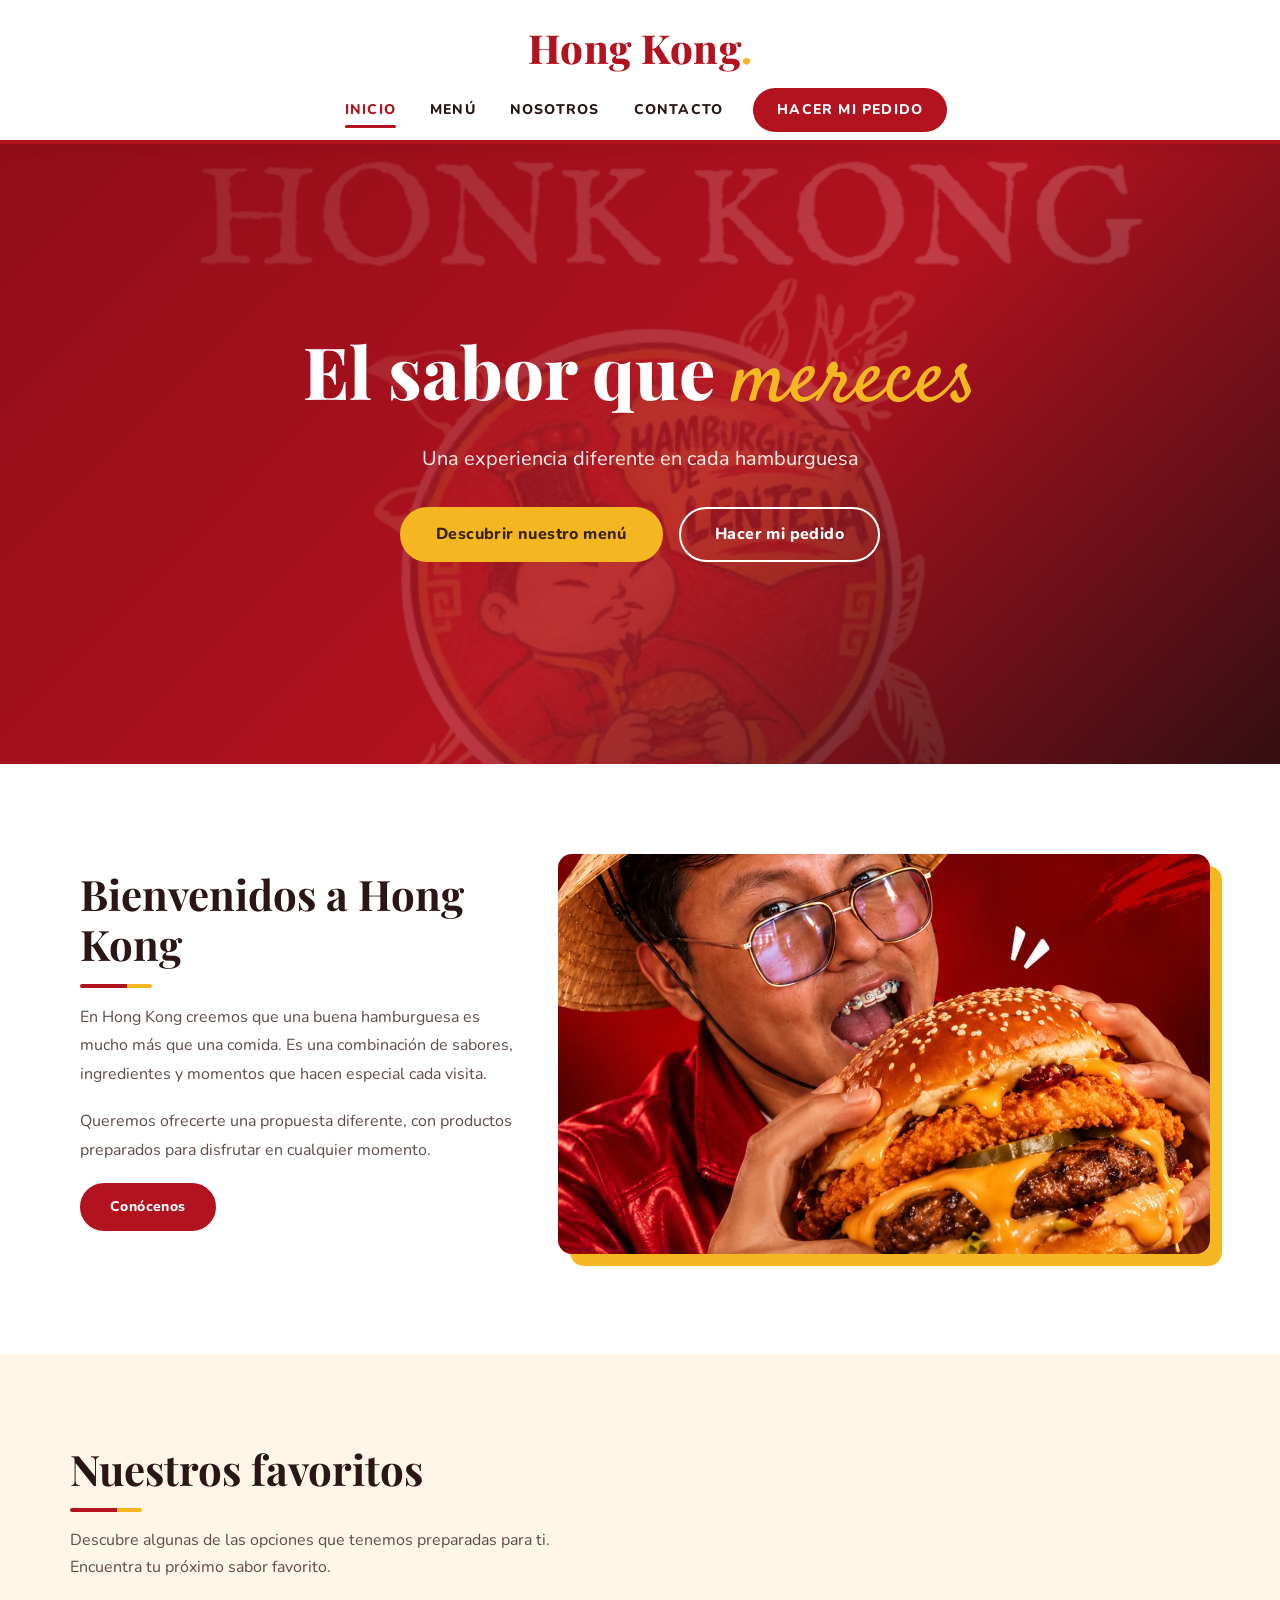
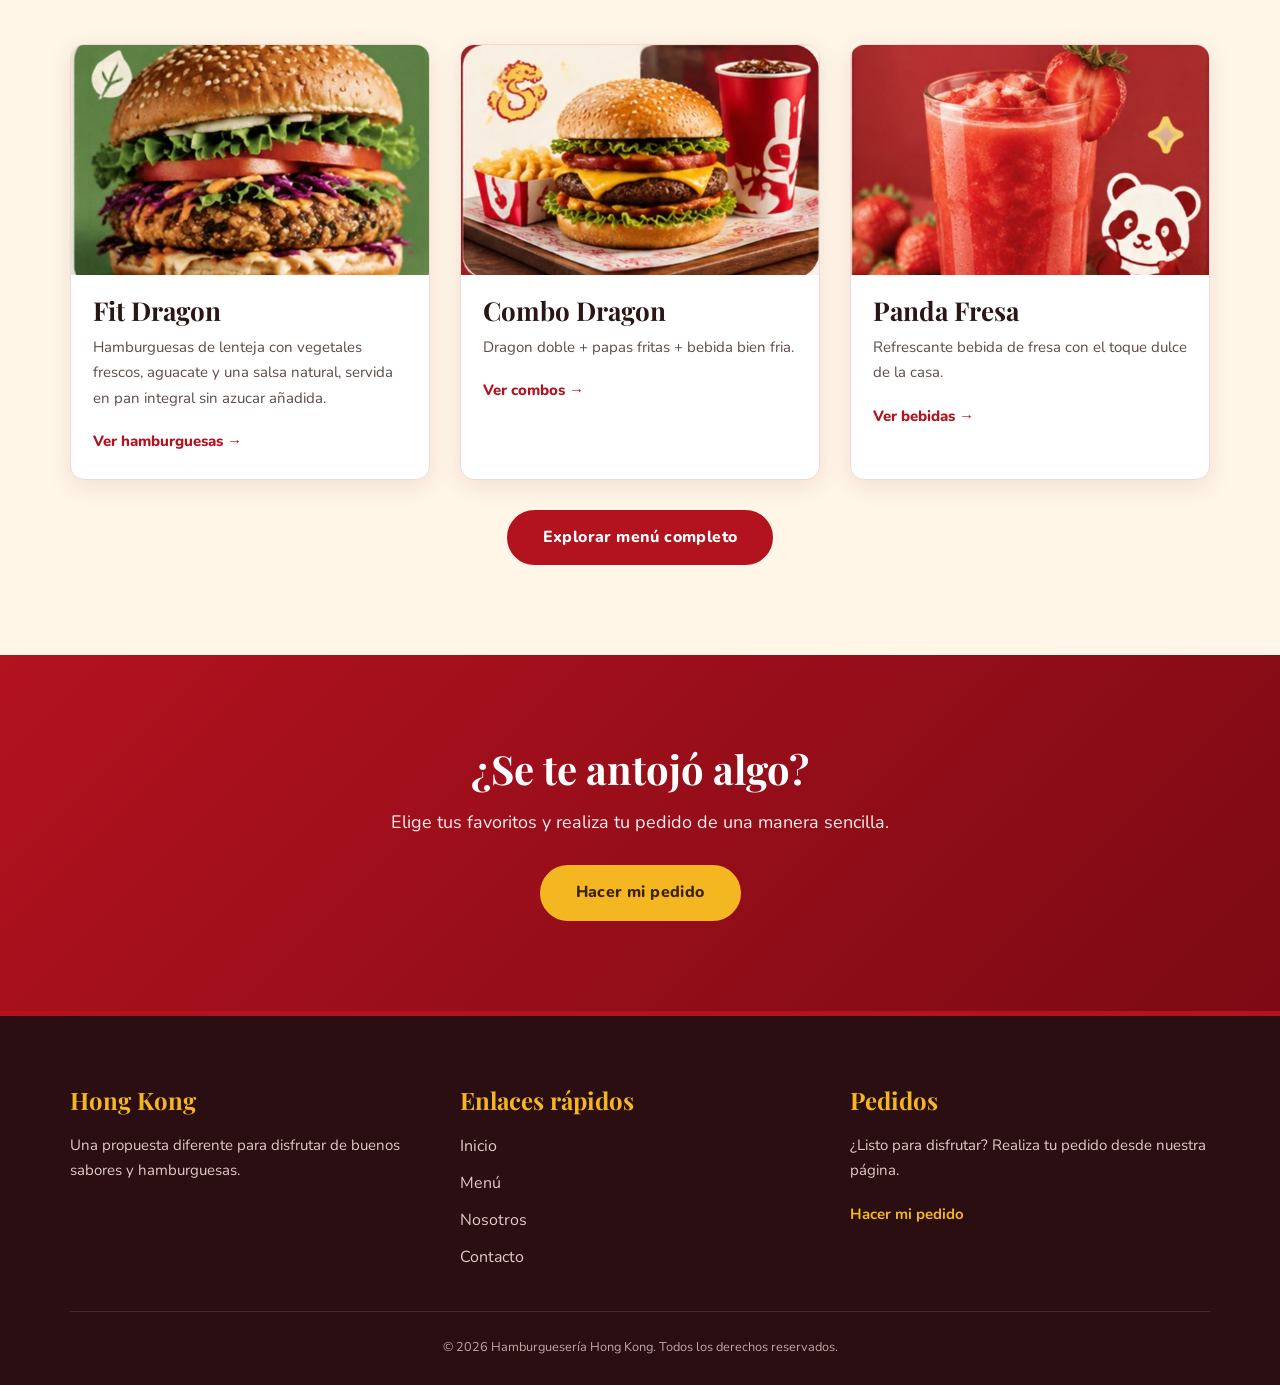
<file: index.html>
<!DOCTYPE html>
<html lang="es">
<head>
    <meta charset="UTF-8">
    <meta name="viewport" content="width=device-width, initial-scale=1.0">
    <title>Hong Kong | Hamburguesería</title>
    <meta name="description" content="Hamburguesería Hong Kong: una experiencia diferente en cada hamburguesa. Mira el menú y haz tu pedido.">

    <link rel="icon" href="assets/img/banners/logo-hong-kong.jpeg">
    <script>document.documentElement.classList.add("js");</script>
    <link rel="stylesheet" href="https://cdn.jsdelivr.net/npm/bootstrap@3.4.1/dist/css/bootstrap.min.css">
    <link rel="preconnect" href="https://fonts.googleapis.com">
    <link rel="preconnect" href="https://fonts.gstatic.com" crossorigin>
    <link href="https://fonts.googleapis.com/css2?family=Nunito:wght@400;600;700;800&family=Playfair+Display:wght@600;700;800&family=Satisfy&display=swap" rel="stylesheet">

    <!-- 3) Nuestros estilos (el orden importa) -->
    <link rel="stylesheet" href="css/variables.css">
    <link rel="stylesheet" href="css/style.css">
    <link rel="stylesheet" href="css/pages/index.css">
    <link rel="stylesheet" href="css/responsive.css">
</head>

<body>

    <div id="page">

        <nav class="fh5co-nav" role="navigation">
            <div class="container">
                <div class="row">

                    <div class="col-xs-12 text-center">
                        <div id="fh5co-logo">
                            <a href="index.html">Hong Kong<span>.</span></a>
                        </div>
                    </div>

                    <div class="col-xs-12 text-center menu-1">
                        <ul>
                            <li class="active"><a href="index.html" aria-current="page">Inicio</a></li>
                            <li><a href="menu.html">Menú</a></li>
                            <li><a href="nosotros.html">Nosotros</a></li>
                            <li><a href="contacto.html">Contacto</a></li>
                            <li class="btn-cta">
                                <a href="pedidos.html">Hacer mi pedido</a>
                            </li>
                        </ul>
                    </div>

                </div>
            </div>
        </nav>

        <header id="fh5co-header" class="fh5co-cover" role="banner">

            <div class="overlay"></div>

            <div class="container">
                <div class="row">
                    <div class="col-md-12 animate-box" data-animate-effect="fadeIn">

                        <h1>El sabor que <em>mereces</em></h1>

                        <h2>Una experiencia diferente en cada hamburguesa</h2>

                        <p class="hero-botones">
                            <a href="menu.html" class="btn btn-acento btn-lg">Descubrir nuestro menú</a>
                            <a href="pedidos.html" class="btn btn-outline btn-lg">Hacer mi pedido</a>
                        </p>

                    </div>
                </div>
            </div>

        </header>

        <section id="fh5co-about" class="fh5co-section">
            <div class="container">
                <div class="row">

                    <div class="col-md-5 animate-box">
                        <div class="fh5co-text">
                            <h2>Bienvenidos a Hong Kong</h2>

                            <p>
                                En Hong Kong creemos que una buena hamburguesa es mucho más que una comida.
                                Es una combinación de sabores, ingredientes y momentos que hacen especial
                                cada visita.
                            </p>

                            <p>
                                Queremos ofrecerte una propuesta diferente, con productos preparados
                                para disfrutar en cualquier momento.
                            </p>

                            <p><a href="nosotros.html" class="btn btn-primary">Conócenos</a></p>
                        </div>
                    </div>

                    <div class="col-md-7 animate-box">
                        <div class="img-frame">
                            <img src="assets/img/nosotros/inicio.jpeg" alt="Preparación de hamburguesas Hong Kong" loading="lazy">
                        </div>
                    </div>

                </div>
            </div>
        </section>

        <section id="fh5co-featured-menu" class="fh5co-section fh5co-section-alt">
            <div class="container">

                <div class="row">
                    <div class="col-md-12 fh5co-heading animate-box">
                        <h2>Nuestros favoritos</h2>
                        <p>Descubre algunas de las opciones que tenemos preparadas para ti. Encuentra tu próximo sabor favorito.</p>
                    </div>
                </div>

                <div class="row row-productos">

                    <div class="col-md-4 col-sm-6 animate-box">
                        <article class="fh5co-item">
                            <div class="fh5co-item-img">
                                <img src="assets/img/productos/hamburguesas/budaburger.png" alt="Hamburguesa destacada" loading="lazy">
                            </div>
                            <div class="fh5co-item-body">
                                <h3>Fit Dragon</h3>
                                <p>Hamburguesas de lenteja con vegetales frescos, aguacate y una salsa natural, servida en pan integral sin azucar añadida.</p>
                                <p><a href="menu.html#hamburguesas" class="fh5co-item-link">Ver hamburguesas</a></p>
                            </div>
                        </article>
                    </div>


                    <div class="col-md-4 col-sm-6 animate-box">
                        <article class="fh5co-item">
                            <div class="fh5co-item-img">
                                <img src="assets/img/productos/combos/combodragon.png" alt="Combo de hamburguesa" loading="lazy">
                            </div>
                            <div class="fh5co-item-body">
                                <h3>Combo Dragon</h3>
                                <p>Dragon doble + papas fritas + bebida bien fria.</p>
                                <p><a href="menu.html#combos" class="fh5co-item-link">Ver combos</a></p>
                            </div>
                        </article>
                    </div>


                    <div class="col-md-4 col-sm-6 animate-box">
                        <article class="fh5co-item">
                            <div class="fh5co-item-img">
                                <img src="assets/img/productos/bebidas/pandafresa.png" alt="Bebida" loading="lazy">
                            </div>
                            <div class="fh5co-item-body">
                                <h3>Panda Fresa</h3>
                                <p>Refrescante bebida de fresa con el toque dulce de la casa.</p>
                                <p><a href="menu.html#bebidas" class="fh5co-item-link">Ver bebidas</a></p>
                            </div>
                        </article>
                    </div>

                </div>

                <div class="row text-center">
                    <div class="col-md-12">
                        <a href="menu.html" class="btn btn-primary btn-lg">Explorar menú completo</a>
                    </div>
                </div>

            </div>
        </section>

        <section class="fh5co-section fh5co-cta">
            <div class="container">
                <div class="row">
                    <div class="col-md-12 animate-box">

                        <h2>¿Se te antojó algo?</h2>

                        <p>Elige tus favoritos y realiza tu pedido de una manera sencilla.</p>

                        <a href="pedidos.html" class="btn btn-acento btn-lg">Hacer mi pedido</a>

                    </div>
                </div>
            </div>
        </section>

        <footer id="fh5co-footer" role="contentinfo">
            <div class="container">

                <div class="row">

                    <div class="col-md-4 fh5co-widget">
                        <h4>Hong Kong</h4>
                        <p>Una propuesta diferente para disfrutar de buenos sabores y hamburguesas.</p>
                    </div>

                    <div class="col-md-4 fh5co-widget">
                        <h4>Enlaces rápidos</h4>
                        <ul class="fh5co-footer-links">
                            <li><a href="index.html">Inicio</a></li>
                            <li><a href="menu.html">Menú</a></li>
                            <li><a href="nosotros.html">Nosotros</a></li>
                            <li><a href="contacto.html">Contacto</a></li>
                        </ul>
                    </div>

                    <div class="col-md-4 fh5co-widget">
                        <h4>Pedidos</h4>
                        <p>¿Listo para disfrutar? Realiza tu pedido desde nuestra página.</p>
                        <p><a href="pedidos.html">Hacer mi pedido</a></p>
                    </div>

                </div>

                <div class="footer-copy">
                    <p>
                        <small>&copy; <span data-year>2026</span> Hamburguesería Hong Kong. Todos los derechos reservados.</small>
                    </p>
                </div>

            </div>
        </footer>

    </div>

    <div class="gototop">
        <a href="#page" aria-label="Volver arriba">
            <svg viewBox="0 0 24 24" aria-hidden="true"><path d="M12 19V5M5 12l7-7 7 7"/></svg>
        </a>
    </div>

    <script src="js/main.js"></script>

</body>
</html>
</file>
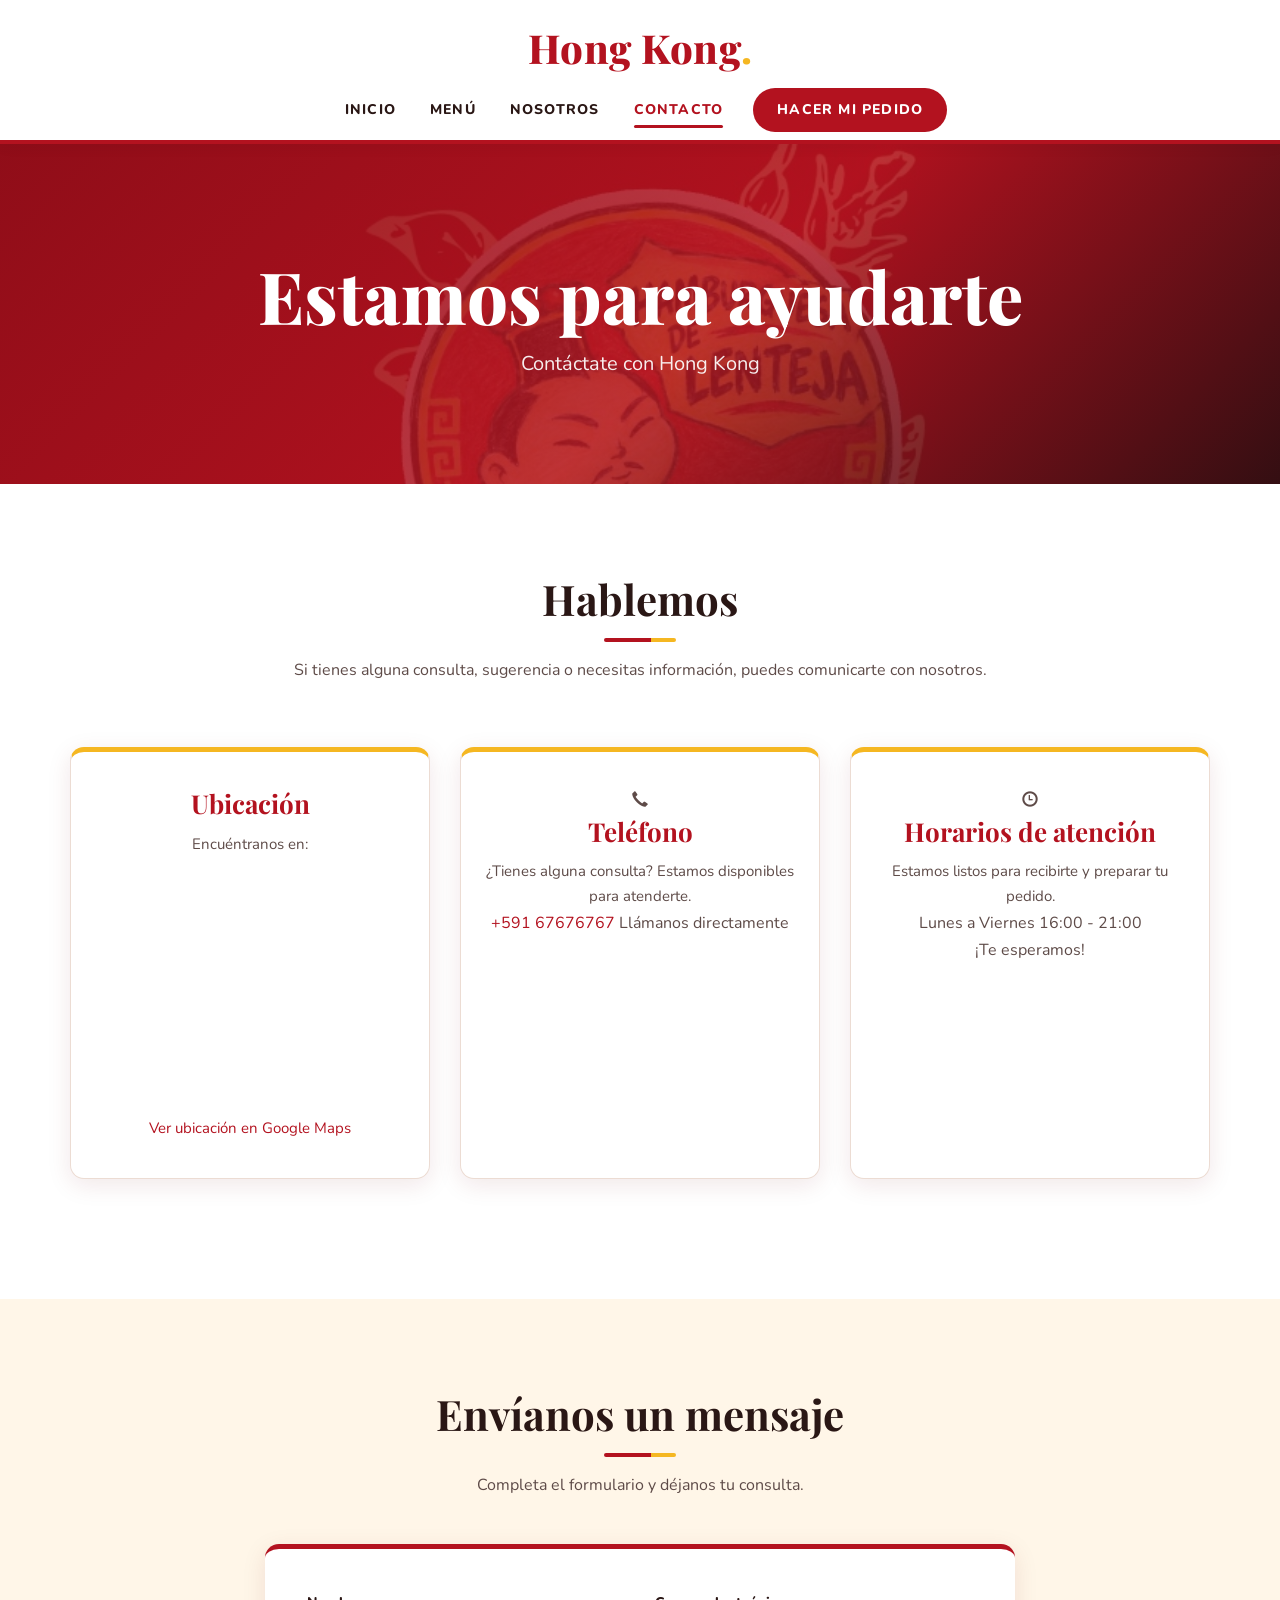
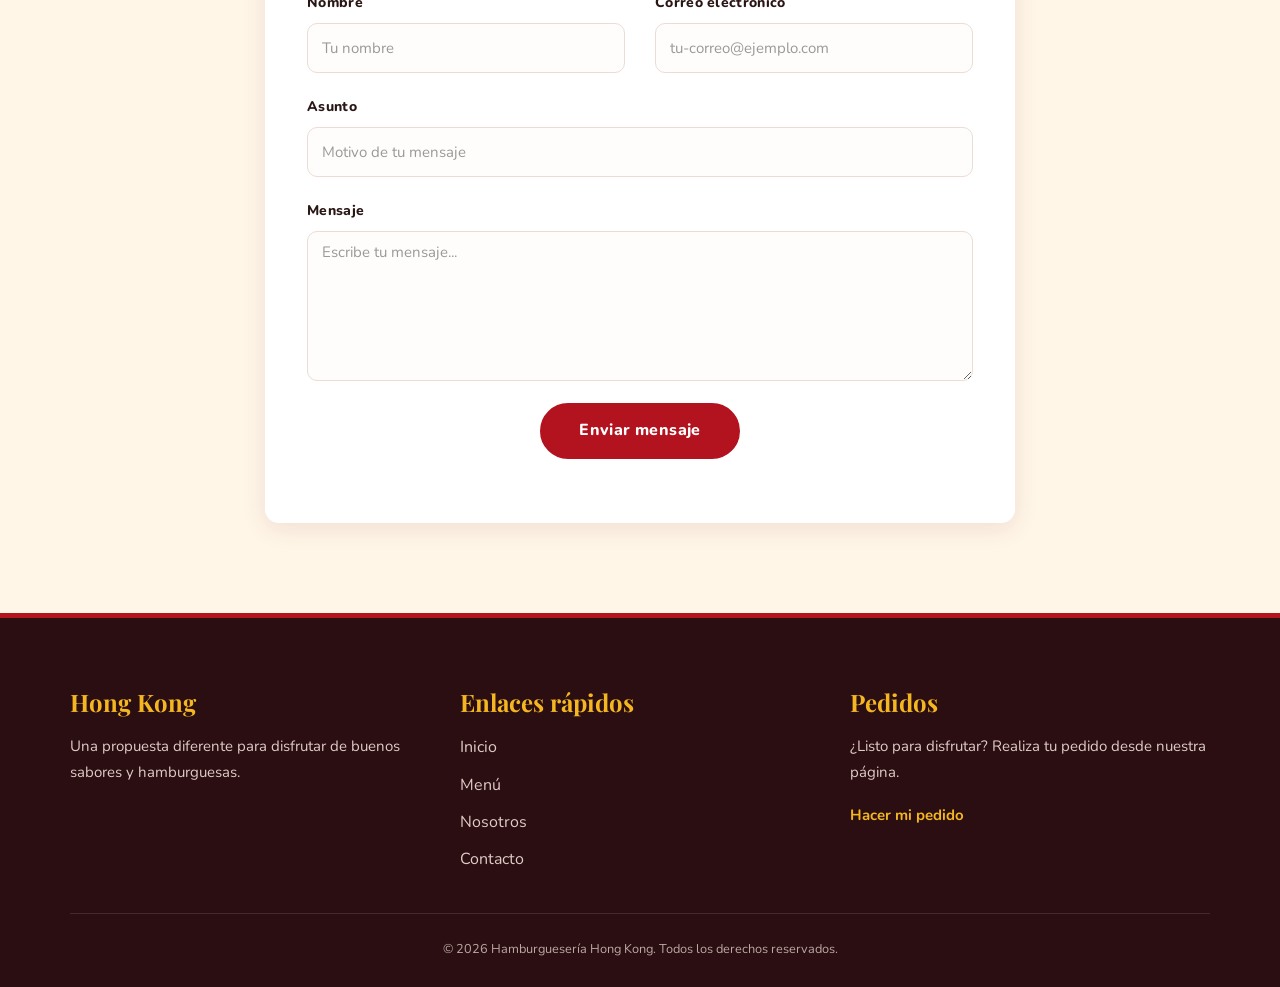
<file: contacto.html>
<!DOCTYPE html>
<html lang="es">
<head>
    <meta charset="UTF-8">
    <meta name="viewport" content="width=device-width, initial-scale=1.0">
    <title>Contacto | Hong Kong</title>
    <meta name="description" content="Contacta a Hong Kong: ubicación, teléfono, horarios y formulario de mensaje.">

    <link rel="icon" href="assets/img/banners/logo-hong-kong.jpeg">
    <script>document.documentElement.classList.add("js");</script>
    <link rel="stylesheet" href="https://cdn.jsdelivr.net/npm/bootstrap@3.4.1/dist/css/bootstrap.min.css">
    <link rel="preconnect" href="https://fonts.googleapis.com">
    <link rel="preconnect" href="https://fonts.gstatic.com" crossorigin>
    <link href="https://fonts.googleapis.com/css2?family=Nunito:wght@400;600;700;800&family=Playfair+Display:wght@600;700;800&family=Satisfy&display=swap" rel="stylesheet">
    <link rel="stylesheet" href="css/variables.css">
    <link rel="stylesheet" href="css/style.css">
    <link rel="stylesheet" href="css/pages/contacto.css">
    <link rel="stylesheet" href="css/responsive.css">
</head>

<body>

    <div id="page">

        <nav class="fh5co-nav" role="navigation">
            <div class="container">
                <div class="row">

                    <div class="col-xs-12 text-center">
                        <div id="fh5co-logo">
                            <a href="index.html">Hong Kong<span>.</span></a>
                        </div>
                    </div>

                    <div class="col-xs-12 text-center menu-1">
                        <ul>
                            <li><a href="index.html">Inicio</a></li>
                            <li><a href="menu.html">Menú</a></li>
                            <li><a href="nosotros.html">Nosotros</a></li>
                            <li class="active"><a href="contacto.html" aria-current="page">Contacto</a></li>
                            <li class="btn-cta">
                                <a href="pedidos.html">Hacer mi pedido</a>
                            </li>
                        </ul>
                    </div>

                </div>
            </div>
        </nav>

        <header id="fh5co-header" class="fh5co-cover fh5co-cover-sm" role="banner">

            <div class="overlay"></div>

            <div class="container">
                <div class="row">
                    <div class="col-md-12 animate-box" data-animate-effect="fadeIn">

                        <h1>Estamos para ayudarte</h1>

                        <h2>Contáctate con Hong Kong</h2>

                    </div>
                </div>
            </div>

        </header>

        <section class="fh5co-section">
            <div class="container">

                <div class="row">
                    <div class="col-md-8 col-md-offset-2 text-center fh5co-heading animate-box">
                        <h2>Hablemos</h2>
                        <p>Si tienes alguna consulta, sugerencia o necesitas información, puedes comunicarte con nosotros.</p>
                    </div>
                </div>

                <!-- ✏️ COMPLETAR: dirección, teléfono y horarios (reemplaza el texto marcado en amarillo) -->
                <div class="row row-productos">

                    <div class="col-md-4 animate-box">
                        <div class="fh5co-item info-card">
                            <h3>Ubicación</h3>

                            <p>Encuéntranos en:</p>

                            <div class="mapa-contacto">
                                <iframe
                                    src="https://www.google.com/maps?q=-19.037667,-65.258888&output=embed"
                                    width="100%"
                                    height="250"
                                    style="border:0;"
                                    allowfullscreen=""
                                    loading="lazy"
                                    referrerpolicy="no-referrer-when-downgrade"
                                    title="Ubicación de Hamburguesería Hong Kong">
                                </iframe>
                            </div>

                            <p class="ver-mapa">
                                <a href="https://maps.app.goo.gl/2ktyJty7esUwVZgo7" target="_blank" rel="noopener noreferrer">
                                    Ver ubicación en Google Maps
                                </a>
                            </p>
                        </div>
                    </div>


                    <div class="col-md-4 animate-box">
                        <div class="fh5co-item info-card">
                            <div class="info-icon">
                                <span class="glyphicon glyphicon-earphone"></span>
                            </div>

                            <h3>Teléfono</h3>
                            <p>¿Tienes alguna consulta? Estamos disponibles para atenderte.</p>

                            <a href="tel:+59167676767" class="info-link">
                                +591 67676767
                            </a>

                            <span class="info-detail">Llámanos directamente</span>
                        </div>
                    </div>


                    <div class="col-md-4 animate-box">
                        <div class="fh5co-item info-card">
                            <div class="info-icon">
                                <span class="glyphicon glyphicon-time"></span>
                            </div>

                            <h3>Horarios de atención</h3>
                            <p>Estamos listos para recibirte y preparar tu pedido.</p>

                            <div class="horario-info">
                                <span class="horario-dias">Lunes a Viernes</span>
                                <span class="horario-horas">16:00 - 21:00</span>
                            </div>

                            <span class="info-detail">¡Te esperamos!</span>
                        </div>
                    </div>

                </div>

            </div>
        </section>

        <section class="fh5co-section fh5co-section-alt">
            <div class="container">
                <div class="row">
                    <div class="col-md-8 col-md-offset-2 animate-box">

                        <div class="text-center fh5co-heading">
                            <h2>Envíanos un mensaje</h2>
                            <p>Completa el formulario y déjanos tu consulta.</p>
                        </div>

                        <form id="contacto-form" class="form-card" novalidate>

                            <div class="form-feedback" role="alert" aria-live="polite"></div>

                            <div class="row form-group">

                                <div class="col-md-6">
                                    <label for="nombre">Nombre</label>
                                    <input type="text" id="nombre" name="nombre" class="form-control"
                                        placeholder="Tu nombre" autocomplete="name" required>
                                </div>

                                <div class="col-md-6">
                                    <label for="correo">Correo electrónico</label>
                                    <input type="email" id="correo" name="correo" class="form-control"
                                        placeholder="tu-correo@ejemplo.com" autocomplete="email" required>
                                </div>

                            </div>

                            <div class="row form-group">

                                <div class="col-md-12">
                                    <label for="asunto">Asunto</label>
                                    <input type="text" id="asunto" name="asunto" class="form-control"
                                        placeholder="Motivo de tu mensaje" required>
                                </div>

                            </div>

                            <div class="row form-group">

                                <div class="col-md-12">
                                    <label for="mensaje">Mensaje</label>
                                    <textarea id="mensaje" name="mensaje" class="form-control" rows="6"
                                        placeholder="Escribe tu mensaje..." required></textarea>
                                </div>

                            </div>

                            <div class="form-group text-center">
                                <button type="submit" class="btn btn-primary btn-lg">Enviar mensaje</button>
                            </div>

                        </form>

                    </div>
                </div>
            </div>
        </section>

        <footer id="fh5co-footer" role="contentinfo">
            <div class="container">

                <div class="row">

                    <div class="col-md-4 fh5co-widget">
                        <h4>Hong Kong</h4>
                        <p>Una propuesta diferente para disfrutar de buenos sabores y hamburguesas.</p>
                    </div>

                    <div class="col-md-4 fh5co-widget">
                        <h4>Enlaces rápidos</h4>
                        <ul class="fh5co-footer-links">
                            <li><a href="index.html">Inicio</a></li>
                            <li><a href="menu.html">Menú</a></li>
                            <li><a href="nosotros.html">Nosotros</a></li>
                            <li><a href="contacto.html">Contacto</a></li>
                        </ul>
                    </div>

                    <div class="col-md-4 fh5co-widget">
                        <h4>Pedidos</h4>
                        <p>¿Listo para disfrutar? Realiza tu pedido desde nuestra página.</p>
                        <p><a href="pedidos.html">Hacer mi pedido</a></p>
                    </div>

                </div>

                <div class="footer-copy">
                    <p>
                        <small>&copy; <span data-year>2026</span> Hamburguesería Hong Kong. Todos los derechos reservados.</small>
                    </p>
                </div>

            </div>
        </footer>

    </div>

    <div class="gototop">
        <a href="#page" aria-label="Volver arriba">
            <svg viewBox="0 0 24 24" aria-hidden="true"><path d="M12 19V5M5 12l7-7 7 7"/></svg>
        </a>
    </div>

    <script src="js/main.js"></script>
    <script src="js/pages/contacto.js"></script>

</body>
</html>
</file>
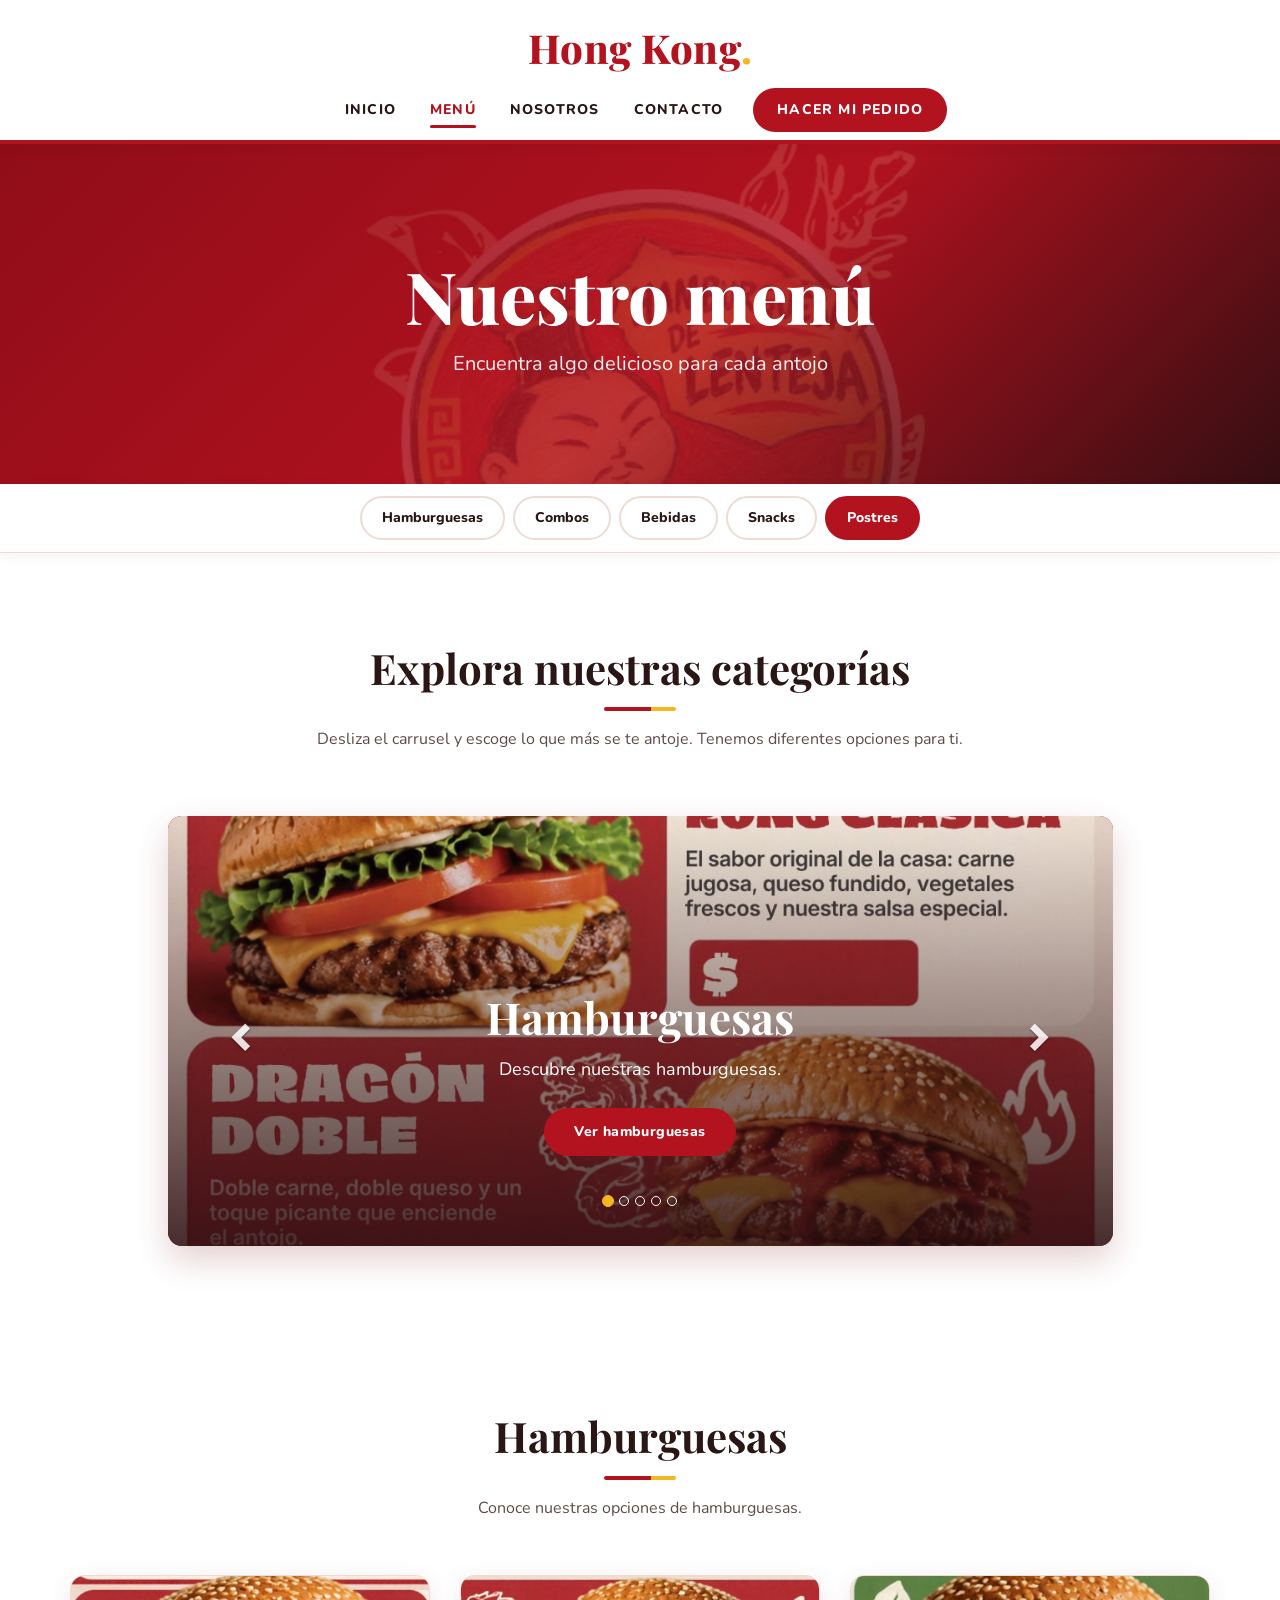
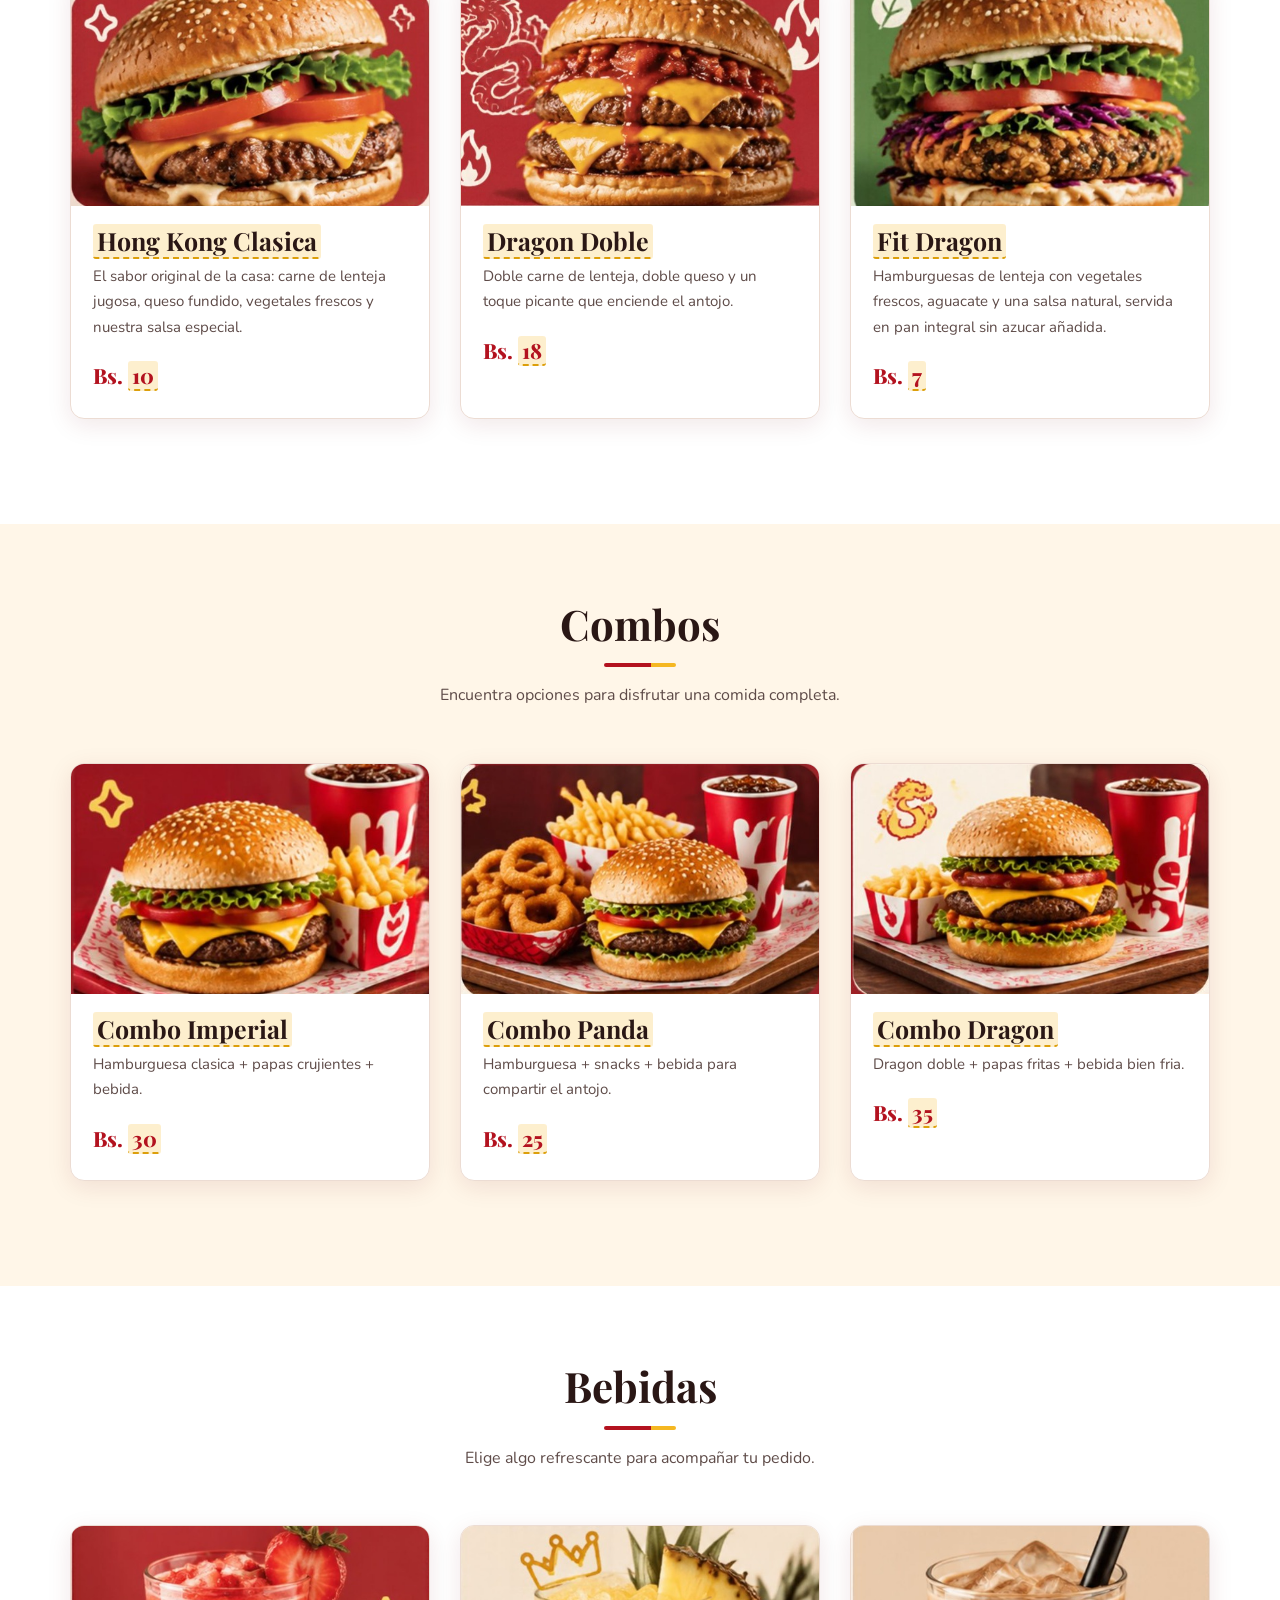
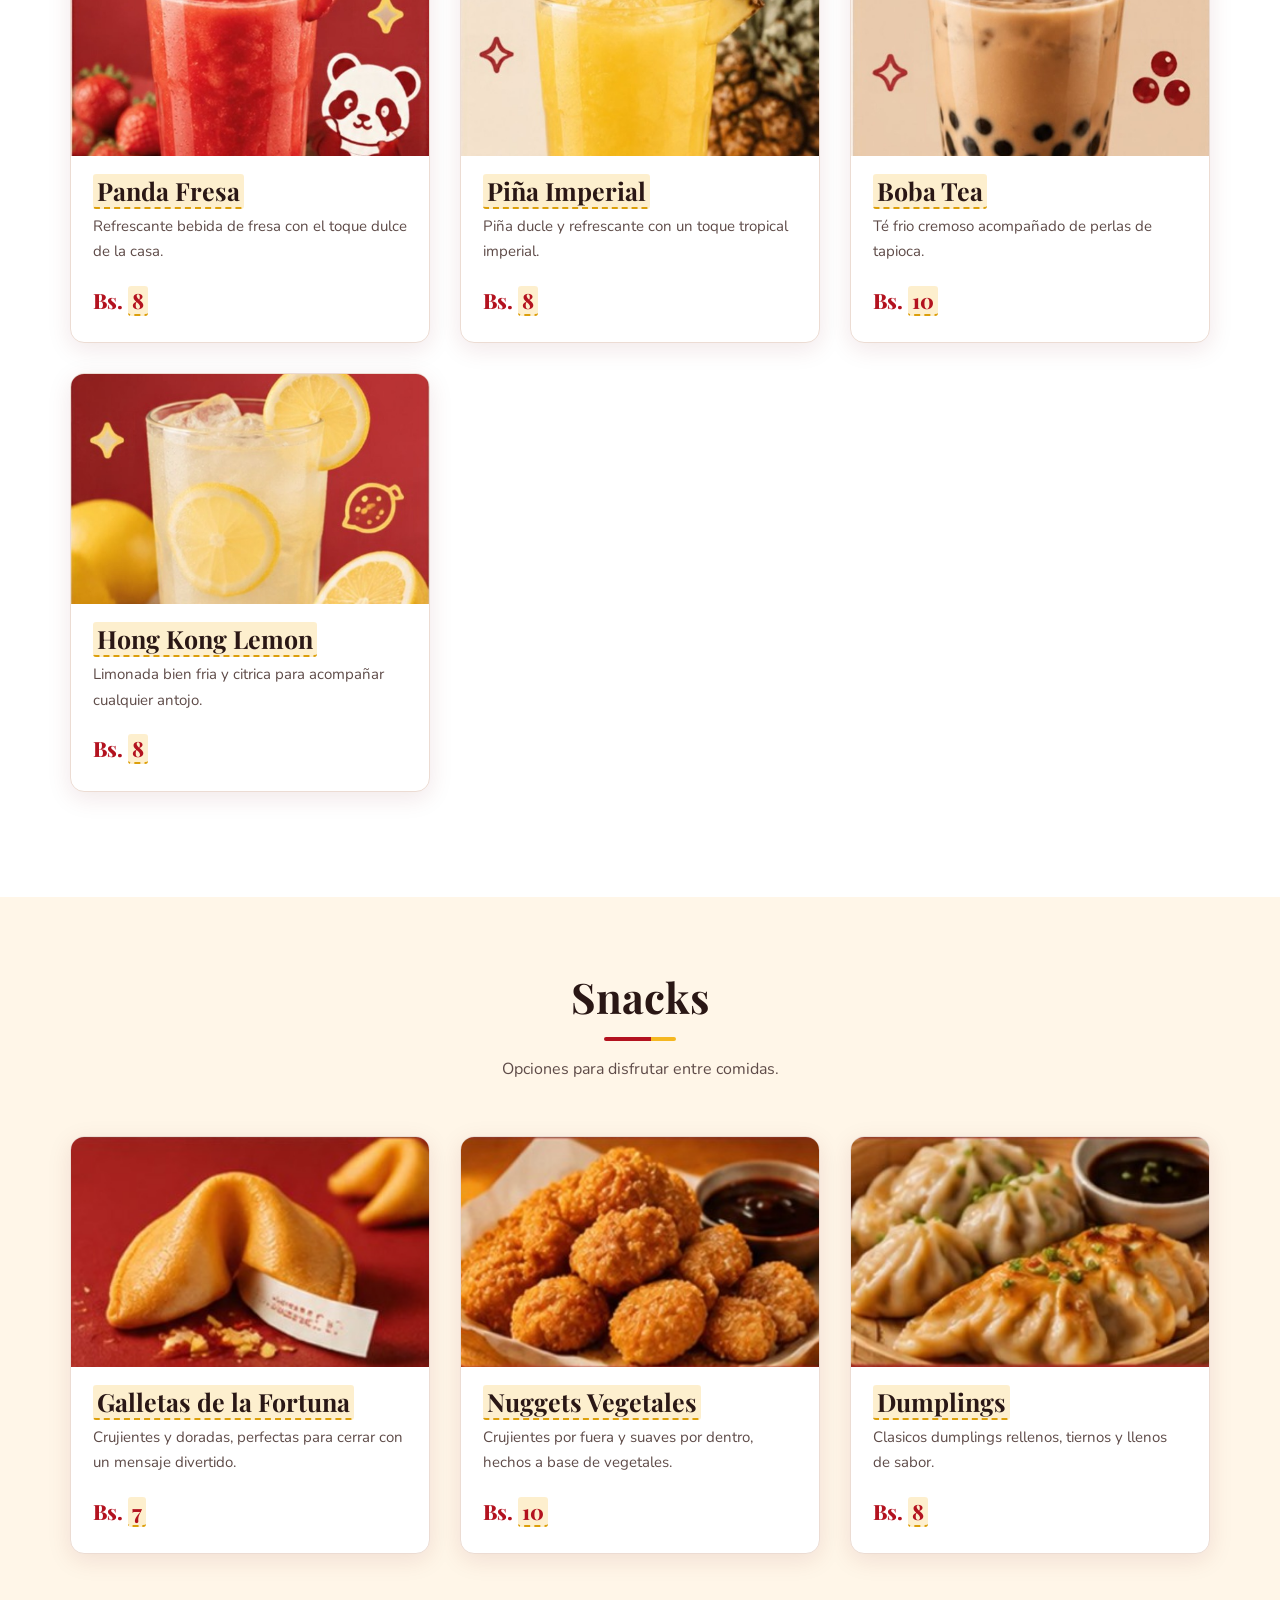
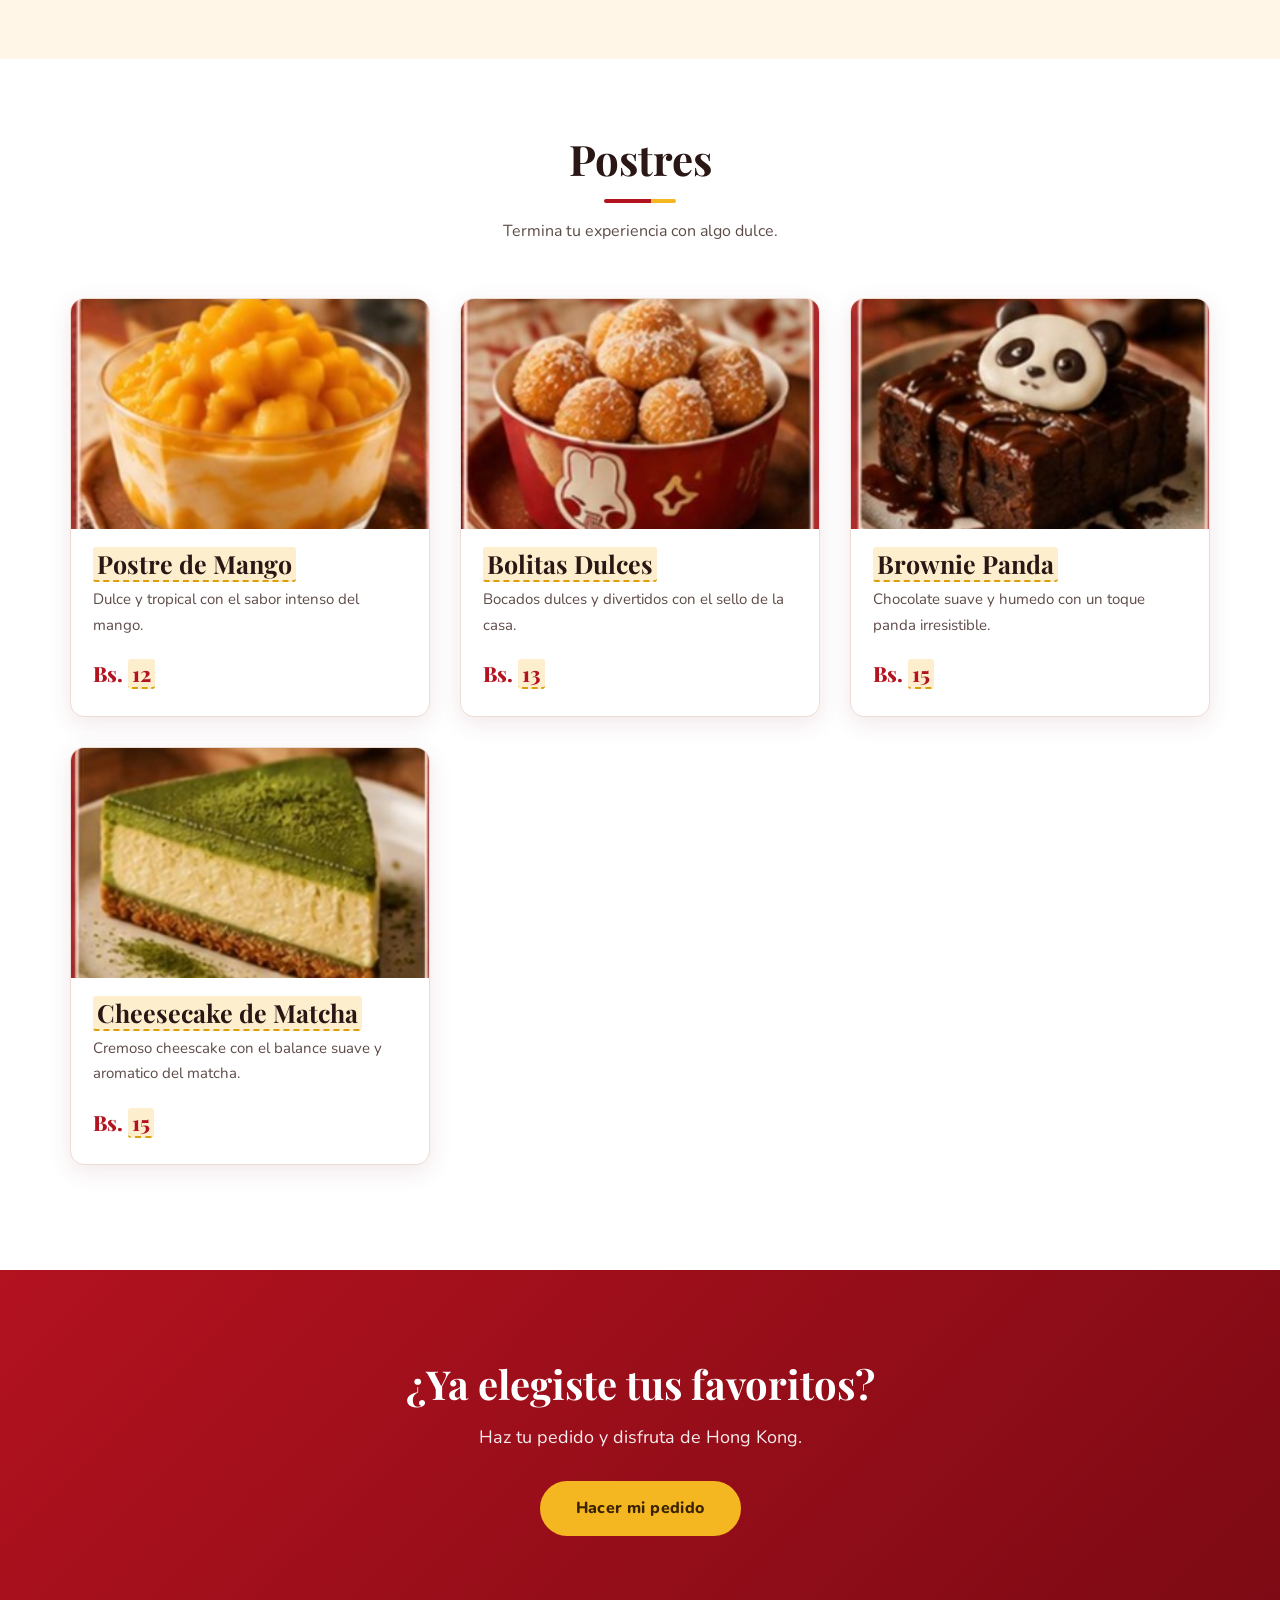
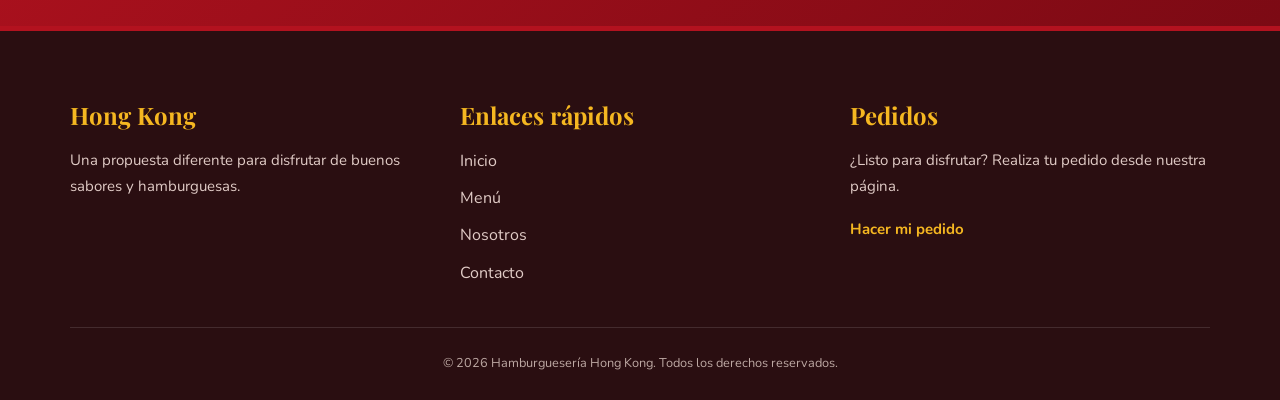
<file: menu.html>
<!DOCTYPE html>
<html lang="es">
<head>
    <meta charset="UTF-8">
    <meta name="viewport" content="width=device-width, initial-scale=1.0">
    <title>Menú | Hong Kong</title>
    <meta name="description" content="Menú de Hong Kong: hamburguesas, combos, bebidas, snacks y postres.">

    <link rel="icon" href="assets/img/banners/logo-hong-kong.jpeg">
    <script>document.documentElement.classList.add("js");</script>
    <link rel="stylesheet" href="https://cdn.jsdelivr.net/npm/bootstrap@3.4.1/dist/css/bootstrap.min.css">
    <link rel="preconnect" href="https://fonts.googleapis.com">
    <link rel="preconnect" href="https://fonts.gstatic.com" crossorigin>
    <link href="https://fonts.googleapis.com/css2?family=Nunito:wght@400;600;700;800&family=Playfair+Display:wght@600;700;800&family=Satisfy&display=swap" rel="stylesheet">
    <link rel="stylesheet" href="css/variables.css">
    <link rel="stylesheet" href="css/style.css">
    <link rel="stylesheet" href="css/pages/menu.css">
    <link rel="stylesheet" href="css/responsive.css">
</head>

<body>

    <div id="page">

        <nav class="fh5co-nav" role="navigation">
            <div class="container">
                <div class="row">

                    <div class="col-xs-12 text-center">
                        <div id="fh5co-logo">
                            <a href="index.html">Hong Kong<span>.</span></a>
                        </div>
                    </div>

                    <div class="col-xs-12 text-center menu-1">
                        <ul>
                            <li><a href="index.html">Inicio</a></li>
                            <li class="active"><a href="menu.html" aria-current="page">Menú</a></li>
                            <li><a href="nosotros.html">Nosotros</a></li>
                            <li><a href="contacto.html">Contacto</a></li>
                            <li class="btn-cta">
                                <a href="pedidos.html">Hacer mi pedido</a>
                            </li>
                        </ul>
                    </div>

                </div>
            </div>
        </nav>

        <header id="fh5co-header" class="fh5co-cover fh5co-cover-sm" role="banner">

            <div class="overlay"></div>

            <div class="container">
                <div class="row">
                    <div class="col-md-12 animate-box" data-animate-effect="fadeIn">

                        <h1>Nuestro menú</h1>

                        <h2>Encuentra algo delicioso para cada antojo</h2>

                    </div>
                </div>
            </div>

        </header>

        <!-- Barra de categorías: se queda fija arriba y marca la sección que estás viendo (js/pages/menu.js) -->
        <nav class="menu-categorias" aria-label="Categorías del menú">
            <div class="container">
                <ul>
                    <li><a href="#hamburguesas">Hamburguesas</a></li>
                    <li><a href="#combos">Combos</a></li>
                    <li><a href="#bebidas">Bebidas</a></li>
                    <li><a href="#snacks">Snacks</a></li>
                    <li><a href="#postres">Postres</a></li>
                </ul>
            </div>
        </nav>

        <section class="fh5co-section" id="categorias-menu">
            <div class="container">

                <div class="row">
                    <div class="col-md-8 col-md-offset-2 text-center fh5co-heading animate-box">
                        <h2>Explora nuestras categorías</h2>
                        <p>Desliza el carrusel y escoge lo que más se te antoje. Tenemos diferentes opciones para ti.</p>
                    </div>
                </div>

                <div class="row">
                    <div class="col-md-10 col-md-offset-1 animate-box">

                        <div id="menuCarousel" class="carousel slide" data-ride="carousel" data-interval="6000">

                            <ol class="carousel-indicators">
                                <li data-target="#menuCarousel" data-slide-to="0" class="active"></li>
                                <li data-target="#menuCarousel" data-slide-to="1"></li>
                                <li data-target="#menuCarousel" data-slide-to="2"></li>
                                <li data-target="#menuCarousel" data-slide-to="3"></li>
                                <li data-target="#menuCarousel" data-slide-to="4"></li>
                            </ol>

                            <div class="carousel-inner">

                                <div class="item active">
                                    <img src="assets/img/productos/categorias/homburguesa.jpeg" alt="Categoría de hamburguesas">

                                    <div class="carousel-caption">
                                        <h3>Hamburguesas</h3>
                                        <p>Descubre nuestras hamburguesas.</p>
                                        <a href="#hamburguesas" class="btn btn-primary">Ver hamburguesas</a>
                                    </div>
                                </div>

                                <div class="item">
                                    <img src="assets/img/productos/categorias/combos.jpeg" alt="Categoría de combos">

                                    <div class="carousel-caption">
                                        <h3>Combos</h3>
                                        <p>Todo lo que necesitas en una sola opción.</p>
                                        <a href="#combos" class="btn btn-primary">Ver combos</a>
                                    </div>
                                </div>

                                <div class="item">
                                    <img src="assets/img/productos/categorias/bebidas.jpeg" alt="Categoría de bebidas">

                                    <div class="carousel-caption">
                                        <h3>Bebidas</h3>
                                        <p>El acompañamiento ideal para tu comida.</p>
                                        <a href="#bebidas" class="btn btn-primary">Ver bebidas</a>
                                    </div>
                                </div>

                                <div class="item">
                                    <img src="assets/img/productos/categorias/snacks.png" alt="Categoría de snacks">

                                    <div class="carousel-caption">
                                        <h3>Snacks</h3>
                                        <p>Pequeños antojos para cualquier momento.</p>
                                        <a href="#snacks" class="btn btn-primary">Ver snacks</a>
                                    </div>
                                </div>

                                <div class="item">
                                    <img src="assets/img/productos/categorias/postres.png" alt="Categoría de postres">

                                    <div class="carousel-caption">
                                        <h3>Postres</h3>
                                        <p>Un toque dulce para terminar.</p>
                                        <a href="#postres" class="btn btn-primary">Ver postres</a>
                                    </div>
                                </div>

                            </div>

                            <a class="left carousel-control" href="#menuCarousel" data-slide="prev" aria-label="Anterior">
                                <span class="glyphicon glyphicon-chevron-left" aria-hidden="true"></span>
                            </a>

                            <a class="right carousel-control" href="#menuCarousel" data-slide="next" aria-label="Siguiente">
                                <span class="glyphicon glyphicon-chevron-right" aria-hidden="true"></span>
                            </a>

                        </div>

                    </div>
                </div>

            </div>
        </section>

        <section class="fh5co-section menu-seccion" id="hamburguesas">
            <div class="container">

                <div class="row">
                    <div class="col-md-12 fh5co-heading text-center">
                        <h2>Hamburguesas</h2>
                        <p>Conoce nuestras opciones de hamburguesas.</p>
                    </div>
                </div>

                <div class="row row-productos">

                    <div class="col-md-4 col-sm-6">
                        <article class="fh5co-item">
                            <div class="fh5co-item-img">
                                <img src="assets/img/productos/hamburguesas/clasica.png" alt="Hamburguesa 1" loading="lazy">
                            </div>
                            <div class="fh5co-item-body">
                                <h3><span class="por-definir">Hong Kong Clasica</span></h3>
                                <p>El sabor original de la casa: carne de lenteja jugosa, queso fundido, vegetales frescos y nuestra salsa especial.</p>
                                <p class="fh5co-precio">Bs. <span class="por-definir">10</span></p>
                            </div>
                        </article>
                    </div>

                    <div class="col-md-4 col-sm-6">
                        <article class="fh5co-item">
                            <div class="fh5co-item-img">
                                <img src="assets/img/productos/hamburguesas/dragondoble.png" alt="Hamburguesa 2" loading="lazy">
                            </div>
                            <div class="fh5co-item-body">
                                <h3><span class="por-definir">Dragon Doble</span></h3>
                                <p>Doble carne de lenteja, doble queso y un toque picante que enciende el antojo.</p>
                                <p class="fh5co-precio">Bs. <span class="por-definir">18</span></p>
                            </div>
                        </article>
                    </div>

                    <div class="col-md-4 col-sm-6">
                        <article class="fh5co-item">
                            <div class="fh5co-item-img">
                                <img src="assets/img/productos/hamburguesas/budaburger.png" alt="Hamburguesa 3" loading="lazy">
                            </div>
                            <div class="fh5co-item-body">
                                <h3><span class="por-definir">Fit Dragon</span></h3>
                                <p>Hamburguesas de lenteja con vegetales frescos, aguacate y una salsa natural, servida en pan integral sin azucar añadida.</p>
                                <p class="fh5co-precio">Bs. <span class="por-definir">7</span></p>
                            </div>
                        </article>
                    </div>

                </div>

            </div>
        </section>

        <section class="fh5co-section menu-seccion fh5co-section-alt" id="combos">
            <div class="container">

                <div class="row">
                    <div class="col-md-12 fh5co-heading text-center">
                        <h2>Combos</h2>
                        <p>Encuentra opciones para disfrutar una comida completa.</p>
                    </div>
                </div>

                <div class="row row-productos">

                    <div class="col-md-4 col-sm-6">
                        <article class="fh5co-item">
                            <div class="fh5co-item-img">
                                <img src="assets/img/productos/combos/comboimperial.png" alt="Combo 1" loading="lazy">
                            </div>
                            <div class="fh5co-item-body">
                                <h3><span class="por-definir">Combo Imperial</span></h3>
                                <p>Hamburguesa clasica + papas crujientes + bebida.</p>
                                <p class="fh5co-precio">Bs. <span class="por-definir">30</span></p>
                            </div>
                        </article>
                    </div>

                    <div class="col-md-4 col-sm-6">
                        <article class="fh5co-item">
                            <div class="fh5co-item-img">
                                <img src="assets/img/productos/combos/combopanda.png" alt="Combo 2" loading="lazy">
                            </div>
                            <div class="fh5co-item-body">
                                <h3><span class="por-definir">Combo Panda</span></h3>
                                <p>Hamburguesa + snacks + bebida para compartir el antojo.</p>
                                <p class="fh5co-precio">Bs. <span class="por-definir">25</span></p>
                            </div>
                        </article>
                    </div>

                    <div class="col-md-4 col-sm-6">
                        <article class="fh5co-item">
                            <div class="fh5co-item-img">
                                <img src="assets/img/productos/combos/combodragon.png" alt="Combo 3" loading="lazy">
                            </div>
                            <div class="fh5co-item-body">
                                <h3><span class="por-definir">Combo Dragon</span></h3>
                                <p>Dragon doble + papas fritas + bebida bien fria.</p>
                                <p class="fh5co-precio">Bs. <span class="por-definir">35</span></p>
                            </div>
                        </article>
                    </div>

                </div>

            </div>
        </section>

        <section class="fh5co-section menu-seccion" id="bebidas">
            <div class="container">

                <div class="row">
                    <div class="col-md-12 fh5co-heading text-center">
                        <h2>Bebidas</h2>
                        <p>Elige algo refrescante para acompañar tu pedido.</p>
                    </div>
                </div>

                <div class="row row-productos">

                    <div class="col-md-4 col-sm-6">
                        <article class="fh5co-item">
                            <div class="fh5co-item-img">
                                <img src="assets/img/productos/bebidas/pandafresa.png" alt="Bebida 1" loading="lazy">
                            </div>
                            <div class="fh5co-item-body">
                                <h3><span class="por-definir">Panda Fresa</span></h3>
                                <p>Refrescante bebida de fresa con el toque dulce de la casa.</p>
                                <p class="fh5co-precio">Bs. <span class="por-definir">8</span></p>
                            </div>
                        </article>
                    </div>

                    <div class="col-md-4 col-sm-6">
                        <article class="fh5co-item">
                            <div class="fh5co-item-img">
                                <img src="assets/img/productos/bebidas/piñaimperial.png" alt="Bebida 2" loading="lazy">
                            </div>
                            <div class="fh5co-item-body">
                                <h3><span class="por-definir">Piña Imperial</span></h3>
                                <p>Piña ducle y refrescante con un toque tropical imperial.</p>
                                <p class="fh5co-precio">Bs. <span class="por-definir">8</span></p>
                            </div>
                        </article>
                    </div>

                    <div class="col-md-4 col-sm-6">
                        <article class="fh5co-item">
                            <div class="fh5co-item-img">
                                <img src="assets/img/productos/bebidas/bobatea.png" alt="Bebida 3" loading="lazy">
                            </div>
                            <div class="fh5co-item-body">
                                <h3><span class="por-definir">Boba Tea</span></h3>
                                <p>Té frio cremoso acompañado de perlas de tapioca.</p>
                                <p class="fh5co-precio">Bs. <span class="por-definir">10</span></p>
                            </div>
                        </article>
                    </div>

                    <div class="col-md-4 col-sm-6">
                        <article class="fh5co-item">
                            <div class="fh5co-item-img">
                                <img src="assets/img/productos/bebidas/hklemon.png" alt="Bebida 4" loading="lazy">
                            </div>
                            <div class="fh5co-item-body">
                                <h3><span class="por-definir">Hong Kong Lemon</span></h3>
                                <p>Limonada bien fria y citrica para acompañar cualquier antojo.</p>
                                <p class="fh5co-precio">Bs. <span class="por-definir">8</span></p>
                            </div>
                        </article>
                    </div>

                </div>

            </div>
        </section>

        <section class="fh5co-section menu-seccion fh5co-section-alt" id="snacks">
            <div class="container">

                <div class="row">
                    <div class="col-md-12 fh5co-heading text-center">
                        <h2>Snacks</h2>
                        <p>Opciones para disfrutar entre comidas.</p>
                    </div>
                </div>

                <div class="row row-productos">

                    <div class="col-md-4 col-sm-6">
                        <article class="fh5co-item">
                            <div class="fh5co-item-img">
                                <img src="assets/img/productos/snacks/galletas.png" alt="Snack 1" loading="lazy">
                            </div>
                            <div class="fh5co-item-body">
                                <h3><span class="por-definir">Galletas de la Fortuna</span></h3>
                                <p>Crujientes y doradas, perfectas para cerrar con un mensaje divertido.</p>
                                <p class="fh5co-precio">Bs. <span class="por-definir">7</span></p>
                            </div>
                        </article>
                    </div>

                    <div class="col-md-4 col-sm-6">
                        <article class="fh5co-item">
                            <div class="fh5co-item-img">
                                <img src="assets/img/productos/snacks/nuggets.png" alt="Snack 2" loading="lazy">
                            </div>
                            <div class="fh5co-item-body">
                                <h3><span class="por-definir">Nuggets Vegetales</span></h3>
                                <p>Crujientes por fuera y suaves por dentro, hechos a base de vegetales.</p>
                                <p class="fh5co-precio">Bs. <span class="por-definir">10</span></p>
                            </div>
                        </article>
                    </div>

                    <div class="col-md-4 col-sm-6">
                        <article class="fh5co-item">
                            <div class="fh5co-item-img">
                                <img src="assets/img/productos/snacks/dumplings.png" alt="Snack 3" loading="lazy">
                            </div>
                            <div class="fh5co-item-body">
                                <h3><span class="por-definir">Dumplings</span></h3>
                                <p>Clasicos dumplings rellenos, tiernos y llenos de sabor.</p>
                                <p class="fh5co-precio">Bs. <span class="por-definir">8</span></p>
                            </div>
                        </article>
                    </div>

                </div>

            </div>
        </section>

        <section class="fh5co-section menu-seccion" id="postres">
            <div class="container">

                <div class="row">
                    <div class="col-md-12 fh5co-heading text-center">
                        <h2>Postres</h2>
                        <p>Termina tu experiencia con algo dulce.</p>
                    </div>
                </div>

                <div class="row row-productos">

                    <div class="col-md-4 col-sm-6">
                        <article class="fh5co-item">
                            <div class="fh5co-item-img">
                                <img src="assets/img/productos/postres/mango.png" alt="Postre 1" loading="lazy">
                            </div>
                            <div class="fh5co-item-body">
                                <h3><span class="por-definir">Postre de Mango</span></h3>
                                <p>Dulce y tropical con el sabor intenso del mango.</p>
                                <p class="fh5co-precio">Bs. <span class="por-definir">12</span></p>
                            </div>
                        </article>
                    </div>

                    <div class="col-md-4 col-sm-6">
                        <article class="fh5co-item">
                            <div class="fh5co-item-img">
                                <img src="assets/img/productos/postres/dulces.png" alt="Postre 2" loading="lazy">
                            </div>
                            <div class="fh5co-item-body">
                                <h3><span class="por-definir">Bolitas Dulces</span></h3>
                                <p>Bocados dulces y divertidos con el sello de la casa.</p>
                                <p class="fh5co-precio">Bs. <span class="por-definir">13</span></p>
                            </div>
                        </article>
                    </div>

                    <div class="col-md-4 col-sm-6">
                        <article class="fh5co-item">
                            <div class="fh5co-item-img">
                                <img src="assets/img/productos/postres/brownie.png" alt="Postre 3" loading="lazy">
                            </div>
                            <div class="fh5co-item-body">
                                <h3><span class="por-definir">Brownie Panda</span></h3>
                                <p>Chocolate suave y humedo con un toque panda irresistible.</p>
                                <p class="fh5co-precio">Bs. <span class="por-definir">15</span></p>
                            </div>
                        </article>
                    </div>

                    <div class="col-md-4 col-sm-6">
                        <article class="fh5co-item">
                            <div class="fh5co-item-img">
                                <img src="assets/img/productos/postres/matcha.png" alt="Postre 4" loading="lazy">
                            </div>
                            <div class="fh5co-item-body">
                                <h3><span class="por-definir">Cheesecake de Matcha</span></h3>
                                <p> Cremoso cheescake con el balance suave y aromatico del matcha.</p>
                                <p class="fh5co-precio">Bs. <span class="por-definir">15</span></p>
                            </div>
                        </article>
                    </div>

                </div>

            </div>
        </section>


        <section class="fh5co-section fh5co-cta">
            <div class="container">
                <div class="row">
                    <div class="col-md-12 animate-box">

                        <h2>¿Ya elegiste tus favoritos?</h2>

                        <p>Haz tu pedido y disfruta de Hong Kong.</p>

                        <a href="pedidos.html" class="btn btn-acento btn-lg">Hacer mi pedido</a>

                    </div>
                </div>
            </div>
        </section>

        <footer id="fh5co-footer" role="contentinfo">
            <div class="container">

                <div class="row">

                    <div class="col-md-4 fh5co-widget">
                        <h4>Hong Kong</h4>
                        <p>Una propuesta diferente para disfrutar de buenos sabores y hamburguesas.</p>
                    </div>

                    <div class="col-md-4 fh5co-widget">
                        <h4>Enlaces rápidos</h4>
                        <ul class="fh5co-footer-links">
                            <li><a href="index.html">Inicio</a></li>
                            <li><a href="menu.html">Menú</a></li>
                            <li><a href="nosotros.html">Nosotros</a></li>
                            <li><a href="contacto.html">Contacto</a></li>
                        </ul>
                    </div>

                    <div class="col-md-4 fh5co-widget">
                        <h4>Pedidos</h4>
                        <p>¿Listo para disfrutar? Realiza tu pedido desde nuestra página.</p>
                        <p><a href="pedidos.html">Hacer mi pedido</a></p>
                    </div>

                </div>

                <div class="footer-copy">
                    <p>
                        <small>&copy; <span data-year>2026</span> Hamburguesería Hong Kong. Todos los derechos reservados.</small>
                    </p>
                </div>

            </div>
        </footer>

    </div>

    <div class="gototop">
        <a href="#page" aria-label="Volver arriba">
            <svg viewBox="0 0 24 24" aria-hidden="true"><path d="M12 19V5M5 12l7-7 7 7"/></svg>
        </a>
    </div>

    <script src="js/main.js"></script>
    <script src="https://cdnjs.cloudflare.com/ajax/libs/jquery/3.7.1/jquery.min.js"></script>
    <script src="https://cdn.jsdelivr.net/npm/bootstrap@3.4.1/dist/js/bootstrap.min.js"></script>
    <script src="js/pages/menu.js"></script>

</body>
</html>
</file>
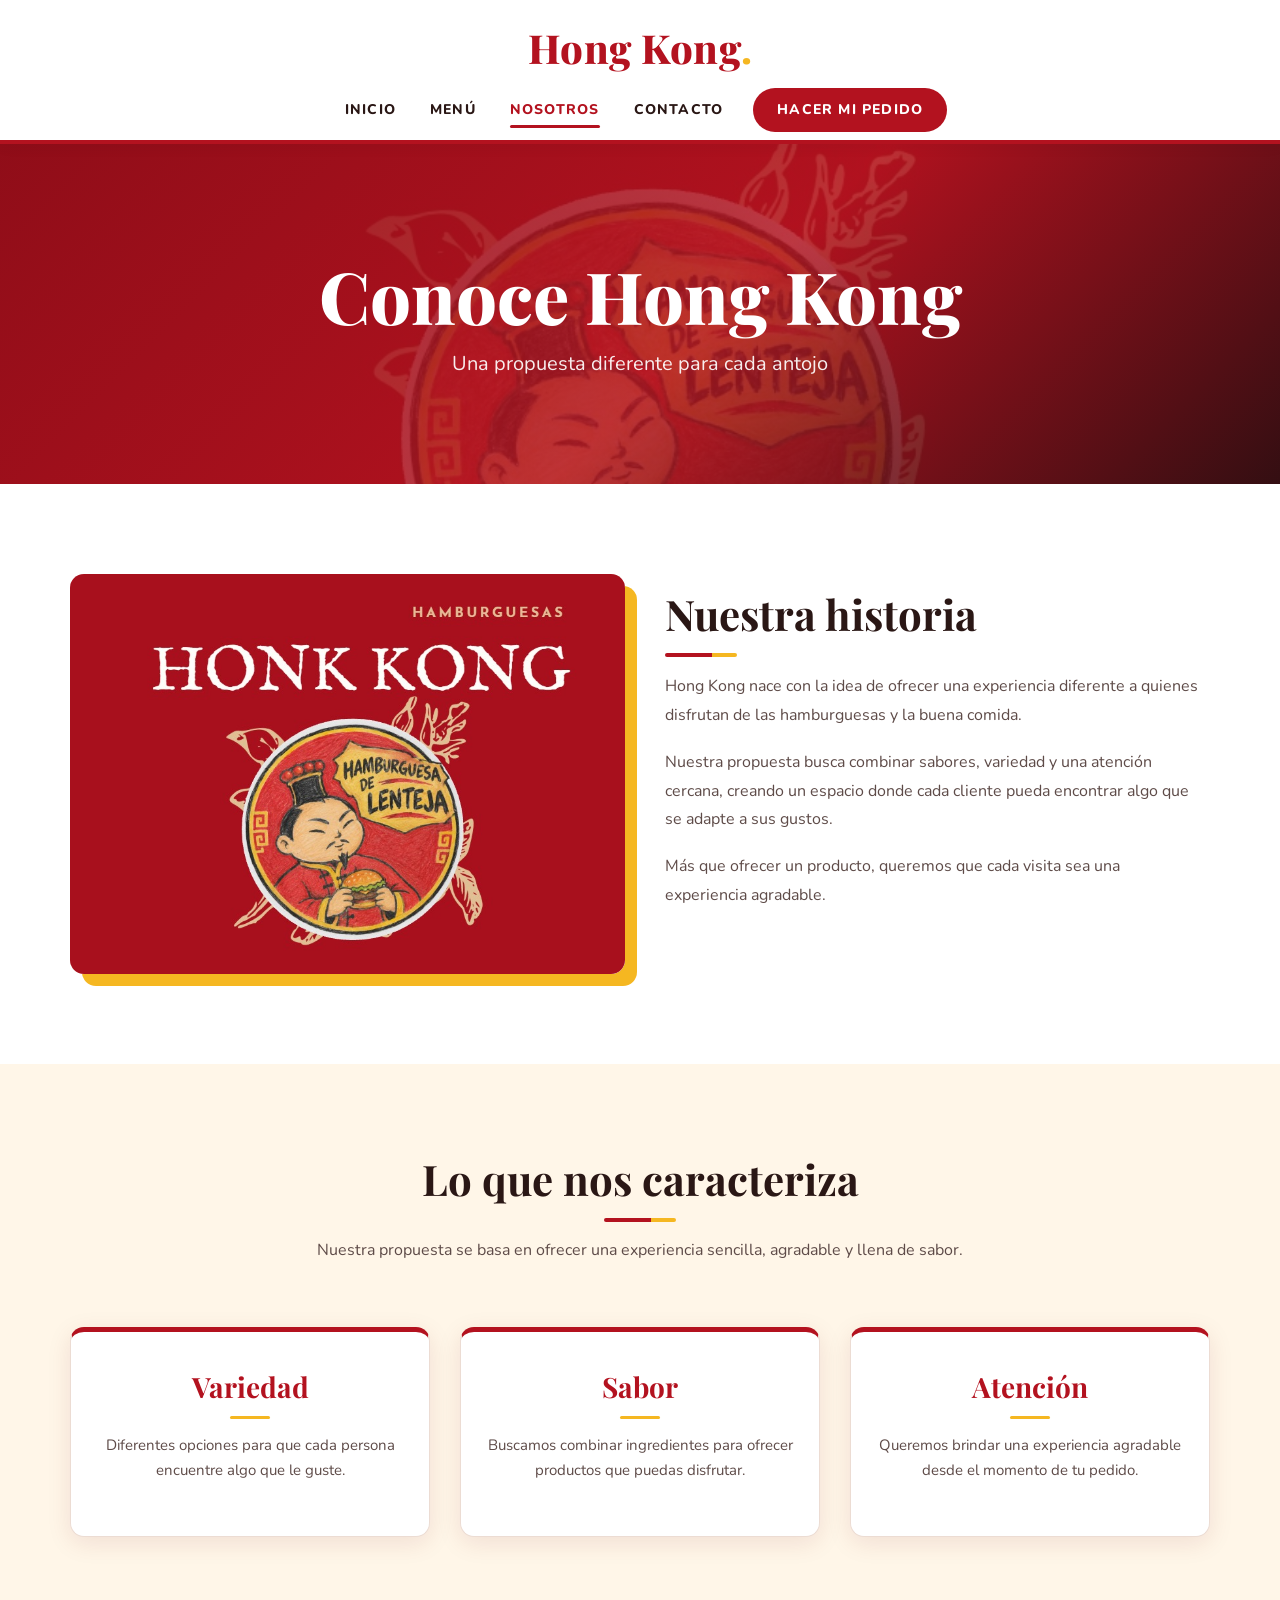
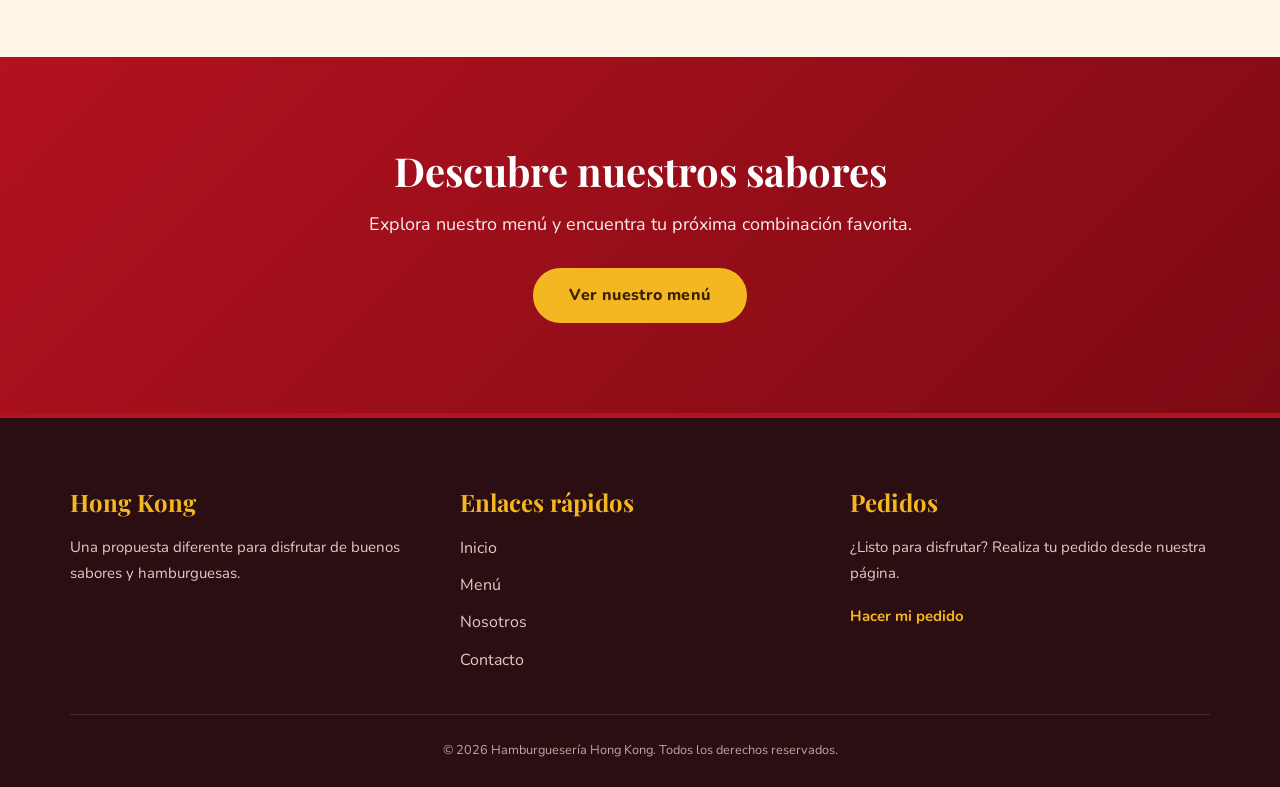
<file: nosotros.html>
<!DOCTYPE html>
<html lang="es">
<head>
    <meta charset="UTF-8">
    <meta name="viewport" content="width=device-width, initial-scale=1.0">
    <title>Nosotros | Hong Kong</title>
    <meta name="description" content="Conoce la historia de Hong Kong y lo que nos caracteriza: variedad, sabor y atención.">
    
    <link rel="icon" href="assets/img/banners/logo-hong-kong.jpeg">
    <script>document.documentElement.classList.add("js");</script>
    <link rel="stylesheet" href="https://cdn.jsdelivr.net/npm/bootstrap@3.4.1/dist/css/bootstrap.min.css">
    <link rel="preconnect" href="https://fonts.googleapis.com">
    <link rel="preconnect" href="https://fonts.gstatic.com" crossorigin>
    <link href="https://fonts.googleapis.com/css2?family=Nunito:wght@400;600;700;800&family=Playfair+Display:wght@600;700;800&family=Satisfy&display=swap" rel="stylesheet">
    <link rel="stylesheet" href="css/variables.css">
    <link rel="stylesheet" href="css/style.css">
    <link rel="stylesheet" href="css/pages/nosotros.css">
    <link rel="stylesheet" href="css/responsive.css">
</head>

<body>

    <div id="page">

        <nav class="fh5co-nav" role="navigation">
            <div class="container">
                <div class="row">

                    <div class="col-xs-12 text-center">
                        <div id="fh5co-logo">
                            <a href="index.html">Hong Kong<span>.</span></a>
                        </div>
                    </div>

                    <div class="col-xs-12 text-center menu-1">
                        <ul>
                            <li><a href="index.html">Inicio</a></li>
                            <li><a href="menu.html">Menú</a></li>
                            <li class="active"><a href="nosotros.html" aria-current="page">Nosotros</a></li>
                            <li><a href="contacto.html">Contacto</a></li>
                            <li class="btn-cta">
                                <a href="pedidos.html">Hacer mi pedido</a>
                            </li>
                        </ul>
                    </div>

                </div>
            </div>
        </nav>

        <header id="fh5co-header" class="fh5co-cover fh5co-cover-sm" role="banner">

            <div class="overlay"></div>

            <div class="container">
                <div class="row">
                    <div class="col-md-12 animate-box" data-animate-effect="fadeIn">

                        <h1>Conoce Hong Kong</h1>

                        <h2>Una propuesta diferente para cada antojo</h2>

                    </div>
                </div>
            </div>

        </header>

        <section class="fh5co-section">
            <div class="container">
                <div class="row">

                    <div class="col-md-6 animate-box">
                        <div class="img-frame">
                            <img src="assets/img/banners/logo-hong-kong.jpeg" alt="Preparación de productos de Hong Kong" loading="lazy">
                        </div>
                    </div>

                    <div class="col-md-6 animate-box">
                        <div class="fh5co-text">

                            <h2>Nuestra historia</h2>

                            <p>
                                Hong Kong nace con la idea de ofrecer una experiencia diferente a quienes
                                disfrutan de las hamburguesas y la buena comida.
                            </p>

                            <p>
                                Nuestra propuesta busca combinar sabores, variedad y una atención cercana,
                                creando un espacio donde cada cliente pueda encontrar algo que se adapte
                                a sus gustos.
                            </p>

                            <p>
                                Más que ofrecer un producto, queremos que cada visita sea una experiencia
                                agradable.
                            </p>

                        </div>
                    </div>

                </div>
            </div>
        </section>

        <section class="fh5co-section fh5co-section-alt">
            <div class="container">

                <div class="row">
                    <div class="col-md-8 col-md-offset-2 text-center fh5co-heading animate-box">
                        <h2>Lo que nos caracteriza</h2>
                        <p>Nuestra propuesta se basa en ofrecer una experiencia sencilla, agradable y llena de sabor.</p>
                    </div>
                </div>

                <div class="row row-productos">

                    <div class="col-md-4 animate-box">
                        <div class="fh5co-item value-card">
                            <h3>Variedad</h3>
                            <p>Diferentes opciones para que cada persona encuentre algo que le guste.</p>
                        </div>
                    </div>


                    <div class="col-md-4 animate-box">
                        <div class="fh5co-item value-card">
                            <h3>Sabor</h3>
                            <p>Buscamos combinar ingredientes para ofrecer productos que puedas disfrutar.</p>
                        </div>
                    </div>


                    <div class="col-md-4 animate-box">
                        <div class="fh5co-item value-card">
                            <h3>Atención</h3>
                            <p>Queremos brindar una experiencia agradable desde el momento de tu pedido.</p>
                        </div>
                    </div>

                </div>

            </div>
        </section>

        <section class="fh5co-section fh5co-cta">
            <div class="container">
                <div class="row">
                    <div class="col-md-12 animate-box">

                        <h2>Descubre nuestros sabores</h2>

                        <p>Explora nuestro menú y encuentra tu próxima combinación favorita.</p>

                        <a href="menu.html" class="btn btn-acento btn-lg">Ver nuestro menú</a>

                    </div>
                </div>
            </div>
        </section>

        <footer id="fh5co-footer" role="contentinfo">
            <div class="container">

                <div class="row">

                    <div class="col-md-4 fh5co-widget">
                        <h4>Hong Kong</h4>
                        <p>Una propuesta diferente para disfrutar de buenos sabores y hamburguesas.</p>
                    </div>

                    <div class="col-md-4 fh5co-widget">
                        <h4>Enlaces rápidos</h4>
                        <ul class="fh5co-footer-links">
                            <li><a href="index.html">Inicio</a></li>
                            <li><a href="menu.html">Menú</a></li>
                            <li><a href="nosotros.html">Nosotros</a></li>
                            <li><a href="contacto.html">Contacto</a></li>
                        </ul>
                    </div>

                    <div class="col-md-4 fh5co-widget">
                        <h4>Pedidos</h4>
                        <p>¿Listo para disfrutar? Realiza tu pedido desde nuestra página.</p>
                        <p><a href="pedidos.html">Hacer mi pedido</a></p>
                    </div>

                </div>

                <div class="footer-copy">
                    <p>
                        <small>&copy; <span data-year>2026</span> Hamburguesería Hong Kong. Todos los derechos reservados.</small>
                    </p>
                </div>

            </div>
        </footer>

    </div>

    <div class="gototop">
        <a href="#page" aria-label="Volver arriba">
            <svg viewBox="0 0 24 24" aria-hidden="true"><path d="M12 19V5M5 12l7-7 7 7"/></svg>
        </a>
    </div>

    <script src="js/main.js"></script>

</body>
</html>
</file>
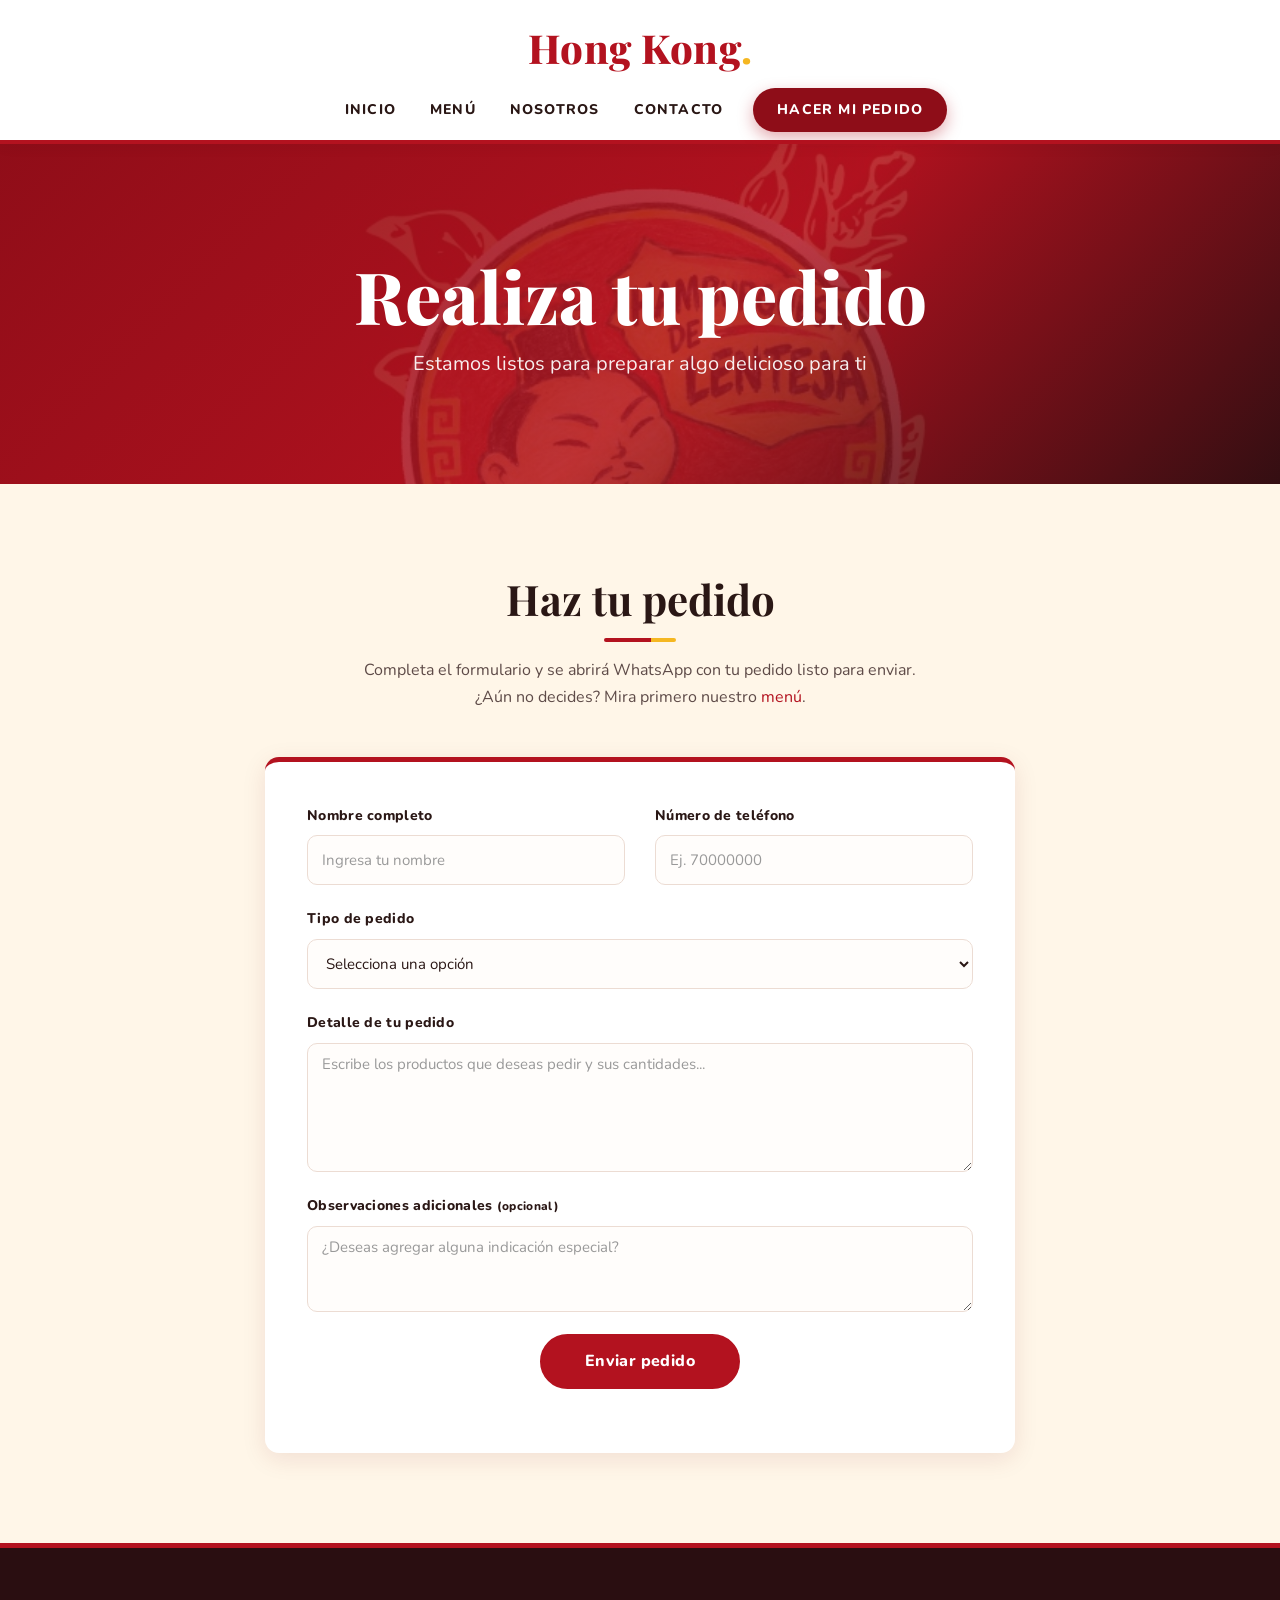
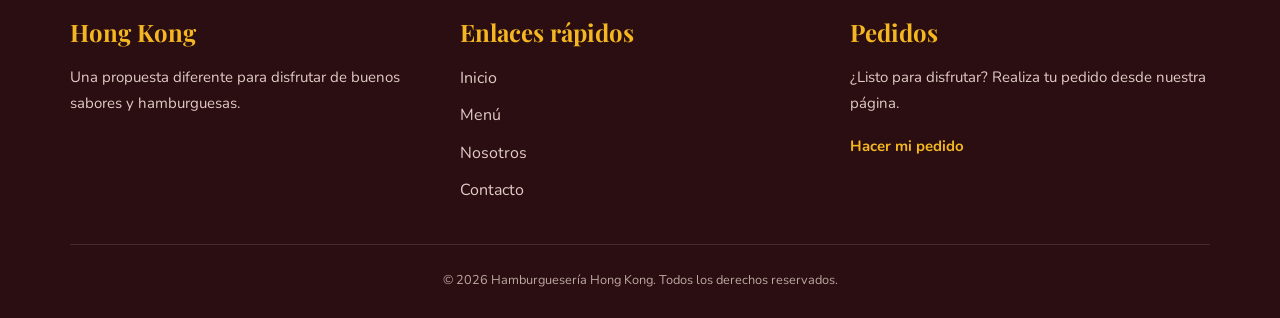
<file: pedidos.html>
<!DOCTYPE html>
<html lang="es">
<head>
    <meta charset="UTF-8">
    <meta name="viewport" content="width=device-width, initial-scale=1.0">
    <title>Realizar pedido | Hong Kong</title>
    <meta name="description" content="Haz tu pedido en Hong Kong: delivery, recojo en el local o consumo en el local.">
    
    <link rel="icon" href="assets/img/banners/logo-hong-kong.jpeg">
    <script>document.documentElement.classList.add("js");</script>
    <link rel="stylesheet" href="https://cdn.jsdelivr.net/npm/bootstrap@3.4.1/dist/css/bootstrap.min.css">
    <link rel="preconnect" href="https://fonts.googleapis.com">
    <link rel="preconnect" href="https://fonts.gstatic.com" crossorigin>
    <link href="https://fonts.googleapis.com/css2?family=Nunito:wght@400;600;700;800&family=Playfair+Display:wght@600;700;800&family=Satisfy&display=swap" rel="stylesheet">
    <link rel="stylesheet" href="css/variables.css">
    <link rel="stylesheet" href="css/style.css">
    <link rel="stylesheet" href="css/pages/pedidos.css">
    <link rel="stylesheet" href="css/responsive.css">
</head>

<body>

    <div id="page">

        <nav class="fh5co-nav" role="navigation">
            <div class="container">
                <div class="row">

                    <div class="col-xs-12 text-center">
                        <div id="fh5co-logo">
                            <a href="index.html">Hong Kong<span>.</span></a>
                        </div>
                    </div>

                    <div class="col-xs-12 text-center menu-1">
                        <ul>
                            <li><a href="index.html">Inicio</a></li>
                            <li><a href="menu.html">Menú</a></li>
                            <li><a href="nosotros.html">Nosotros</a></li>
                            <li><a href="contacto.html">Contacto</a></li>
                            <li class="btn-cta active">
                                <a href="pedidos.html" aria-current="page">Hacer mi pedido</a>
                            </li>
                        </ul>
                    </div>

                </div>
            </div>
        </nav>

        <header id="fh5co-header" class="fh5co-cover fh5co-cover-sm" role="banner">

            <div class="overlay"></div>

            <div class="container">
                <div class="row">
                    <div class="col-md-12 animate-box" data-animate-effect="fadeIn">

                        <h1>Realiza tu pedido</h1>

                        <h2>Estamos listos para preparar algo delicioso para ti</h2>

                    </div>
                </div>
            </div>

        </header>

        <section id="fh5co-pedido" class="fh5co-section fh5co-section-alt">
            <div class="container">

                <div class="row">
                    <div class="col-md-8 col-md-offset-2 text-center fh5co-heading animate-box">
                        <h2>Haz tu pedido</h2>
                        <p class="pedido-nota">
                            Completa el formulario y se abrirá WhatsApp con tu pedido listo para enviar.
                            ¿Aún no decides? Mira primero nuestro <a href="menu.html">menú</a>.
                        </p>
                    </div>
                </div>

                <div class="row">
                    <div class="col-md-8 col-md-offset-2 animate-box">

                        <form id="pedido-form" class="form-card" novalidate>

                            <div class="form-feedback" role="alert" aria-live="polite"></div>

                            <div class="row form-group">

                                <div class="col-md-6">
                                    <label for="nombre">Nombre completo</label>
                                    <input type="text" id="nombre" name="nombre" class="form-control"
                                        placeholder="Ingresa tu nombre" autocomplete="name" required>
                                </div>

                                <div class="col-md-6">
                                    <label for="telefono">Número de teléfono</label>
                                    <input type="tel" id="telefono" name="telefono" class="form-control"
                                        placeholder="Ej. 70000000" inputmode="numeric" autocomplete="tel"
                                        pattern="[0-9]{7,8}" title="Ingresa 7 u 8 dígitos, sin espacios ni símbolos."
                                        required>
                                </div>

                            </div>

                            <div class="row form-group">

                                <div class="col-md-12">
                                    <label for="tipo-pedido">Tipo de pedido</label>

                                    <select id="tipo-pedido" name="tipo-pedido" class="form-control" required>
                                        <option value="">Selecciona una opción</option>
                                        <option value="delivery">Delivery</option>
                                        <option value="recojo">Recojo en el local</option>
                                        <option value="local">Consumo en el local</option>
                                    </select>
                                </div>

                            </div>

                            <!-- Solo se muestra si el tipo de pedido es "delivery" (js/pages/pedidos.js) -->
                            <div class="row form-group is-hidden" id="direccion-container">

                                <div class="col-md-12">
                                    <label for="direccion">Dirección de entrega</label>
                                    <input type="text" id="direccion" name="direccion" class="form-control"
                                        placeholder="Calle, número, zona y una referencia" autocomplete="street-address" disabled>
                                </div>

                            </div>

                            <div class="row form-group">

                                <div class="col-md-12">
                                    <label for="detalle">Detalle de tu pedido</label>
                                    <textarea id="detalle" name="detalle" class="form-control" rows="5"
                                        placeholder="Escribe los productos que deseas pedir y sus cantidades..."
                                        required></textarea>
                                </div>

                            </div>

                            <div class="row form-group">

                                <div class="col-md-12">
                                    <label for="observaciones">Observaciones adicionales <small>(opcional)</small></label>
                                    <textarea id="observaciones" name="observaciones" class="form-control" rows="3"
                                        placeholder="¿Deseas agregar alguna indicación especial?"></textarea>
                                </div>

                            </div>

                            <div class="form-group text-center">
                                <button type="submit" class="btn btn-primary btn-lg">Enviar pedido</button>
                            </div>

                        </form>

                    </div>
                </div>

            </div>
        </section>

        <footer id="fh5co-footer" role="contentinfo">
            <div class="container">

                <div class="row">

                    <div class="col-md-4 fh5co-widget">
                        <h4>Hong Kong</h4>
                        <p>Una propuesta diferente para disfrutar de buenos sabores y hamburguesas.</p>
                    </div>

                    <div class="col-md-4 fh5co-widget">
                        <h4>Enlaces rápidos</h4>
                        <ul class="fh5co-footer-links">
                            <li><a href="index.html">Inicio</a></li>
                            <li><a href="menu.html">Menú</a></li>
                            <li><a href="nosotros.html">Nosotros</a></li>
                            <li><a href="contacto.html">Contacto</a></li>
                        </ul>
                    </div>

                    <div class="col-md-4 fh5co-widget">
                        <h4>Pedidos</h4>
                        <p>¿Listo para disfrutar? Realiza tu pedido desde nuestra página.</p>
                        <p><a href="pedidos.html">Hacer mi pedido</a></p>
                    </div>

                </div>

                <div class="footer-copy">
                    <p>
                        <small>&copy; <span data-year>2026</span> Hamburguesería Hong Kong. Todos los derechos reservados.</small>
                    </p>
                </div>

            </div>
        </footer>

    </div>

    <div class="gototop">
        <a href="#page" aria-label="Volver arriba">
            <svg viewBox="0 0 24 24" aria-hidden="true"><path d="M12 19V5M5 12l7-7 7 7"/></svg>
        </a>
    </div>

    <script src="js/main.js"></script>
    <script src="js/pages/pedidos.js"></script>

</body>
</html>
</file>
<file: css/variables.css>
:root {

    /* --- Rojo (color de marca) --- */
    --color-principal: #b3121f;
    --color-principal-hover: #8e0d18;
    --color-rojo-suave: #fdeceb;      /* fondos suaves / estados de error */

    /* --- Blancos y cremas --- */
    --color-blanco: #ffffff;
    --color-secundario: #fff6e8;      /* crema: fondo de secciones alternas */

    /* --- Dorado (acento, combina con el rojo del logo) --- */
    --color-acento: #f5b721;
    --color-acento-hover: #dc9f0b;
    --color-acento-texto: #3b2300;    /* texto sobre fondo dorado */

    /* --- Neutros cálidos --- */
    --color-negro: #2a1715;           /* títulos */
    --color-texto: #5e4b48;           /* párrafos */
    --color-gris: #8a7774;
    --color-borde: #ecdcd3;
    --color-oscuro: #2a0e11;          /* footer */

    /* --- Tipografías --- */
    --fuente-principal: 'Playfair Display', Georgia, serif;          /* títulos */
    --fuente-cuerpo: 'Nunito', 'Segoe UI', Arial, sans-serif;        /* textos */
    --fuente-secundaria: 'Satisfy', cursive;                         /* acentos */

    /* --- Efectos --- */
    --sombra: 0 6px 24px rgba(120, 20, 25, 0.10);
    --sombra-fuerte: 0 14px 34px rgba(120, 20, 25, 0.20);
    --transicion: all 0.3s ease;
    --radio: 14px;

    /* --- Imagen de cabecera (portada de todas las páginas) ---
       Para usar otra foto, cambia solo esta ruta.
       La ruta es relativa a la carpeta css/ */
    --hero-img: url("../assets/img/banners/logo-hong-kong.jpeg");
}
</file>
<file: css/style.css>
html {
    scroll-behavior: smooth;
}

body {
    font-family: var(--fuente-cuerpo);
    font-size: 16px;
    color: var(--color-texto);
    background: var(--color-blanco);
    line-height: 1.7;
}

a {
    color: var(--color-principal);
    text-decoration: none;
    transition: var(--transicion);
}

a:hover,
a:focus {
    color: var(--color-principal-hover);
    text-decoration: none;
}

:focus-visible {
    outline: 3px solid var(--color-acento);
    outline-offset: 2px;
}

h1, h2, h3, h4, h5, h6 {
    font-family: var(--fuente-principal);
    color: var(--color-negro);
    font-weight: 700;
    line-height: 1.2;
    margin-top: 0;
}

p {
    margin: 0 0 18px;
    font-size: 16px;
}

img {
    max-width: 100%;
}

#page {
    overflow-x: clip;
    width: 100%;
}

/* Marca los datos que todavía debes completar (texto, precios, etc.) */
.por-definir {
    background: rgba(245, 183, 33, 0.22);
    border-bottom: 2px dashed var(--color-acento-hover);
    border-radius: 3px;
    padding: 0 4px;
    font-style: normal;
}

.is-hidden {
    display: none !important;
}


/* ---------- NAVEGACIÓN ---------- */

.fh5co-nav {
    position: relative;
    z-index: 100;
    background: var(--color-blanco);
    padding: 14px 0 8px;
    border-bottom: 4px solid var(--color-principal);
    box-shadow: 0 2px 14px rgba(0, 0, 0, 0.06);
}

#fh5co-logo {
    margin-bottom: 6px;
}

#fh5co-logo a {
    font-family: var(--fuente-principal);
    font-size: 40px;
    font-weight: 800;
    letter-spacing: 0.5px;
    color: var(--color-principal);
}

#fh5co-logo a span {
    color: var(--color-acento);
}

.menu-1 ul {
    display: flex;
    flex-wrap: wrap;
    align-items: center;
    justify-content: center;
    gap: 4px 10px;
    list-style: none;
    margin: 0;
    padding: 0;
}

.menu-1 ul li a {
    position: relative;
    display: inline-block;
    padding: 10px 12px;
    color: var(--color-negro);
    font-size: 14px;
    font-weight: 800;
    letter-spacing: 1.2px;
    text-transform: uppercase;
}

/* subrayado animado */
.menu-1 ul li:not(.btn-cta) a::after {
    content: "";
    position: absolute;
    left: 12px;
    right: 12px;
    bottom: 4px;
    height: 3px;
    border-radius: 3px;
    background: var(--color-principal);
    transform: scaleX(0);
    transition: var(--transicion);
}

.menu-1 ul li:not(.btn-cta) a:hover,
.menu-1 ul li.active:not(.btn-cta) a {
    color: var(--color-principal);
}

.menu-1 ul li:not(.btn-cta) a:hover::after,
.menu-1 ul li.active:not(.btn-cta) a::after {
    transform: scaleX(1);
}

.menu-1 ul li.btn-cta {
    margin-left: 8px;
}

.menu-1 ul li.btn-cta a {
    padding: 10px 24px;
    border-radius: 50px;
    background: var(--color-principal);
    color: var(--color-blanco);
}

.menu-1 ul li.btn-cta a:hover,
.menu-1 ul li.btn-cta.active a {
    background: var(--color-principal-hover);
    color: var(--color-blanco);
    box-shadow: 0 6px 16px rgba(179, 18, 31, 0.35);
}


/* ---------- PORTADA (HERO) ---------- */

.fh5co-cover {
    position: relative;
    display: flex;
    align-items: center;
    min-height: 620px;
    background-color: var(--color-principal-hover);
    background-image: var(--hero-img);
    background-size: cover;
    background-position: center;
    text-align: center;
}

.fh5co-cover-sm {
    min-height: 340px;
}

.fh5co-cover .overlay {
    position: absolute;
    inset: 0;
    background: linear-gradient(135deg,
        rgba(142, 13, 24, 0.93) 0%,
        rgba(179, 18, 31, 0.82) 55%,
        rgba(42, 14, 17, 0.92) 100%);
}

.fh5co-cover > .container {
    position: relative;
    z-index: 2;
    width: 100%;
    max-width: 1170px;
}

.fh5co-cover h1 {
    margin-bottom: 14px;
    color: var(--color-blanco);
    font-size: clamp(38px, 7vw, 72px);
    font-weight: 800;
}

.fh5co-cover h1 em {
    font-family: var(--fuente-secundaria);
    font-style: normal;
    font-weight: 400;
    color: var(--color-acento);
}

.fh5co-cover h2 {
    margin: 0 0 30px;
    color: rgba(255, 255, 255, 0.92);
    font-family: var(--fuente-cuerpo);
    font-size: 20px;
    font-weight: 400;
}

.fh5co-cover-sm h2 {
    margin-bottom: 0;
}

.hero-botones .btn {
    margin: 6px 6px 0;
}


/* ---------- BOTONES ---------- */

.btn {
    padding: 12px 28px;
    border-width: 2px;
    border-radius: 50px;
    font-weight: 800;
    letter-spacing: 0.4px;
    transition: var(--transicion);
}

.btn-lg {
    padding: 15px 34px;
    font-size: 16px;
}

.btn-primary {
    background: var(--color-principal);
    border-color: var(--color-principal);
    color: var(--color-blanco);
}

.btn-primary:hover,
.btn-primary:focus,
.btn-primary:active,
.btn-primary.active {
    background: var(--color-principal-hover);
    border-color: var(--color-principal-hover);
    color: var(--color-blanco);
    box-shadow: 0 8px 18px rgba(179, 18, 31, 0.30);
}

.btn-acento {
    background: var(--color-acento);
    border-color: var(--color-acento);
    color: var(--color-acento-texto);
}

.btn-acento:hover,
.btn-acento:focus,
.btn-acento:active {
    background: var(--color-acento-hover);
    border-color: var(--color-acento-hover);
    color: var(--color-acento-texto);
    box-shadow: 0 8px 18px rgba(0, 0, 0, 0.25);
}

.btn-outline {
    background: transparent;
    border-color: var(--color-blanco);
    color: var(--color-blanco);
}

.btn-outline:hover,
.btn-outline:focus,
.btn-outline:active {
    background: var(--color-blanco);
    border-color: var(--color-blanco);
    color: var(--color-principal);
}


/* ---------- SECCIONES Y TÍTULOS ---------- */

.fh5co-section {
    padding: 90px 0;
}

.fh5co-section-alt {
    background: var(--color-secundario);
}

.fh5co-heading {
    margin-bottom: 45px;
}

.fh5co-heading h2,
.fh5co-text h2 {
    margin-bottom: 15px;
    font-size: 42px;
}

/* barrita roja + dorada bajo cada título */
.fh5co-heading h2::after,
.fh5co-text h2::after {
    content: "";
    display: block;
    width: 72px;
    height: 4px;
    margin-top: 14px;
    border-radius: 4px;
    background: linear-gradient(90deg,
        var(--color-principal) 0 65%,
        var(--color-acento) 65% 100%);
}

.text-center.fh5co-heading h2::after {
    margin-left: auto;
    margin-right: auto;
}

.fh5co-text {
    padding: 15px 10px;
}

.fh5co-text p {
    line-height: 1.8;
}


/* ---------- IMÁGENES CON MARCO ---------- */
/* Si la imagen no existe, main.js agrega la clase .sin-imagen
   y se muestra un recuadro de reemplazo. */

.img-frame,
.fh5co-item-img {
    position: relative;
    overflow: hidden;
    background: linear-gradient(135deg, var(--color-rojo-suave), var(--color-secundario));
}

.img-frame {
    height: 400px;
    border-radius: var(--radio);
    box-shadow: 12px 12px 0 var(--color-acento);
}

.fh5co-item-img {
    height: 230px;
}

.img-frame img,
.fh5co-item-img img {
    display: block;
    width: 100%;
    height: 100%;
    object-fit: cover;
}

.img-frame.sin-imagen img,
.fh5co-item-img.sin-imagen img {
    display: none;
}

.img-frame.sin-imagen,
.fh5co-item-img.sin-imagen {
    display: flex;
    align-items: center;
    justify-content: center;
    border: 2px dashed rgba(179, 18, 31, 0.35);
}

.img-frame.sin-imagen::after,
.fh5co-item-img.sin-imagen::after {
    content: "Imagen pendiente";
    color: var(--color-principal);
    font-weight: 800;
    letter-spacing: 1px;
    text-transform: uppercase;
    font-size: 13px;
    opacity: 0.7;
}


/* ---------- TARJETAS ---------- */

.fh5co-item {
    margin-bottom: 30px;
    overflow: hidden;
    border: 1px solid var(--color-borde);
    border-radius: var(--radio);
    background: var(--color-blanco);
    box-shadow: var(--sombra);
    transition: var(--transicion);
}

.fh5co-item:hover {
    transform: translateY(-6px);
    border-color: var(--color-principal);
    box-shadow: var(--sombra-fuerte);
}

.fh5co-item-body {
    padding: 20px 22px 24px;
}

.fh5co-item h3 {
    margin-bottom: 8px;
    font-size: 25px;
}

.fh5co-item p {
    font-size: 15px;
}

.fh5co-item-body > p:last-child {
    margin-bottom: 0;
}

.fh5co-item-link {
    font-weight: 800;
}

.fh5co-item-link::after {
    content: " →";
    transition: var(--transicion);
}

.fh5co-item-link:hover::after {
    margin-left: 4px;
}

.fh5co-precio {
    color: var(--color-principal);
    font-family: var(--fuente-principal);
    font-size: 21px !important;
    font-weight: 800;
}

/* Filas de tarjetas con la misma altura (cualquier cantidad de productos) */
.row-productos {
    display: flex;
    flex-wrap: wrap;
}

.row-productos::before,
.row-productos::after {
    display: none;
}

.row-productos > [class*="col-"] {
    display: flex;
}

.row-productos .fh5co-item {
    width: 100%;
}


/* ---------- BANDA ROJA DE LLAMADA A LA ACCIÓN ---------- */

.fh5co-cta {
    background: linear-gradient(135deg, var(--color-principal) 0%, #7c0a14 100%);
    text-align: center;
}

.fh5co-cta h2 {
    margin-bottom: 14px;
    color: var(--color-blanco);
    font-size: 40px;
}

.fh5co-cta p {
    max-width: 620px;
    margin: 0 auto 28px;
    color: rgba(255, 255, 255, 0.92);
    font-size: 18px;
}


/* ---------- FORMULARIOS (pedido y contacto) ---------- */

.form-card {
    padding: 42px;
    border-top: 5px solid var(--color-principal);
    border-radius: var(--radio);
    background: var(--color-blanco);
    box-shadow: var(--sombra);
}

.form-card label {
    display: block;
    margin-bottom: 8px;
    color: var(--color-negro);
    font-size: 14px;
    font-weight: 800;
    letter-spacing: 0.3px;
}

.form-card .form-group {
    margin-bottom: 22px;
}

.form-card .form-control {
    height: 50px;
    padding: 10px 14px;
    border: 1.5px solid var(--color-borde);
    border-radius: 10px;
    background: #fffdfb;
    box-shadow: none;
    color: var(--color-negro);
    font-family: inherit;
    font-size: 15px;
}

.form-card textarea.form-control {
    height: auto;
    resize: vertical;
}

.form-card .form-control:focus {
    border-color: var(--color-principal);
    box-shadow: 0 0 0 4px rgba(179, 18, 31, 0.12);
}

.form-card .has-error .form-control {
    border-color: var(--color-principal);
    background: var(--color-rojo-suave);
}

.form-card .help-block {
    margin: 6px 0 0;
    color: var(--color-principal-hover);
    font-size: 13px;
    font-weight: 700;
}

.form-card button[type="submit"] {
    min-width: 200px;
}

/* Mensaje de error / éxito arriba del formulario */
.form-feedback {
    display: none;
    margin-bottom: 22px;
    padding: 13px 18px;
    border-radius: 10px;
    font-size: 15px;
    font-weight: 700;
}

.form-feedback.is-error {
    display: block;
    border: 1px solid #f1b4b1;
    background: var(--color-rojo-suave);
    color: var(--color-principal-hover);
}

.form-feedback.is-ok {
    display: block;
    border: 1px solid #b9e2c7;
    background: #eaf7ee;
    color: #1f6b3a;
}


/* ---------- FOOTER ---------- */

#fh5co-footer {
    padding: 70px 0 25px;
    border-top: 5px solid var(--color-principal);
    background: var(--color-oscuro);
    color: #e0cbc6;
}

#fh5co-footer h4 {
    margin-bottom: 18px;
    color: var(--color-acento);
    font-size: 24px;
}

#fh5co-footer p {
    color: #e0cbc6;
    font-size: 15px;
}

#fh5co-footer a {
    color: var(--color-acento);
    font-weight: 700;
}

#fh5co-footer a:hover {
    color: var(--color-blanco);
}

#fh5co-footer .fh5co-footer-links {
    margin: 0;
    padding: 0;
    list-style: none;
}

#fh5co-footer .fh5co-footer-links li {
    margin-bottom: 10px;
}

#fh5co-footer .fh5co-footer-links a {
    color: #e0cbc6;
    font-weight: 400;
}

#fh5co-footer .fh5co-footer-links a:hover {
    padding-left: 5px;
    color: var(--color-acento);
}

.footer-copy {
    margin-top: 30px;
    padding-top: 22px;
    border-top: 1px solid rgba(255, 255, 255, 0.12);
    text-align: center;
}

.footer-copy p {
    margin: 0;
}

#fh5co-footer .footer-copy small {
    color: #bda8a3;
}


/* ---------- BOTÓN SUBIR ---------- */

.gototop {
    position: fixed;
    right: 20px;
    bottom: 20px;
    z-index: 999;
    visibility: hidden;
    opacity: 0;
    transform: translateY(10px);
    transition: var(--transicion);
}

.gototop.visible {
    visibility: visible;
    opacity: 1;
    transform: none;
}

.gototop a {
    display: flex;
    align-items: center;
    justify-content: center;
    width: 46px;
    height: 46px;
    border-radius: 50%;
    background: var(--color-principal);
    color: var(--color-blanco);
    box-shadow: var(--sombra-fuerte);
}

.gototop a:hover {
    background: var(--color-principal-hover);
    color: var(--color-blanco);
    transform: translateY(-3px);
}

.gototop svg {
    width: 20px;
    height: 20px;
    fill: none;
    stroke: currentColor;
    stroke-width: 3;
    stroke-linecap: round;
    stroke-linejoin: round;
}


/* ---------- ANIMACIÓN AL HACER SCROLL ---------- */
/* Solo se ocultan los elementos si JavaScript está activo (clase .js en <html>) */

@keyframes fadeInUp {
    from { opacity: 0; transform: translateY(28px); }
    to   { opacity: 1; transform: none; }
}

@keyframes fadeIn {
    from { opacity: 0; }
    to   { opacity: 1; }
}

.js .animate-box {
    opacity: 0;
}

.js .animate-box.in-view {
    animation: fadeInUp 0.7s ease both;
}

.js .animate-box[data-animate-effect="fadeIn"].in-view {
    animation-name: fadeIn;
}

@media (prefers-reduced-motion: reduce) {
    html { scroll-behavior: auto; }

    .js .animate-box,
    .js .animate-box.in-view {
        opacity: 1;
        animation: none;
    }

    .fh5co-item,
    .gototop {
        transition: none;
    }
}
</file>
<file: css/pages/index.css>
.fh5co-cover h1 em {
    font-size: 1.15em;
}

/* Productos destacados */
#fh5co-featured-menu .fh5co-heading p {
    max-width: 520px;
}

#fh5co-featured-menu .fh5co-item h3 {
    font-size: 26px;
}
</file>
<file: css/responsive.css>
@media screen and (max-width: 991px) {

    .fh5co-section {
        padding: 65px 0;
    }

    .fh5co-cover {
        min-height: 540px;
    }

    .fh5co-cover-sm {
        min-height: 320px;
    }

    .fh5co-text {
        padding: 10px 0 20px;
    }

    .img-frame {
        height: 340px;
        margin-bottom: 30px;
        box-shadow: 8px 8px 0 var(--color-acento);
    }

    /* columnas apiladas: separación entre campos del formulario */
    .form-card .col-md-6 + .col-md-6 {
        margin-top: 22px;
    }

    .info-card,
    .value-card {
        min-height: auto;
    }

    #menuCarousel .item,
    #menuCarousel .item img {
        height: 370px;
        min-height: 370px;
    }

    #menuCarousel .carousel-caption h3 {
        font-size: 36px;
    }

    .menu-seccion {
        padding: 60px 0;
    }

    .menu-categorias ul {
        justify-content: flex-start;
    }
}


/* ---------- CELULARES ---------- */

@media screen and (max-width: 767px) {

    .fh5co-nav {
        padding: 12px 0 6px;
    }

    #fh5co-logo a {
        font-size: 32px;
    }

    .menu-1 ul {
        gap: 2px 4px;
    }

    .menu-1 ul li a {
        padding: 8px 8px;
        font-size: 12px;
        letter-spacing: 0.6px;
    }

    .menu-1 ul li:not(.btn-cta) a::after {
        left: 8px;
        right: 8px;
    }

    .menu-1 ul li.btn-cta {
        margin-left: 0;
    }

    .menu-1 ul li.btn-cta a {
        padding: 8px 14px;
    }

    .fh5co-cover {
        min-height: 470px;
    }

    .fh5co-cover-sm {
        min-height: 280px;
    }

    .fh5co-cover h2 {
        padding: 0 10px;
        font-size: 16px;
    }

    .fh5co-section {
        padding: 50px 0;
    }

    .fh5co-heading {
        margin-bottom: 30px;
    }

    .fh5co-heading h2,
    .fh5co-text h2,
    .fh5co-cta h2 {
        font-size: 32px;
    }

    .fh5co-cta p {
        font-size: 16px;
    }

    .img-frame {
        height: 280px;
    }

    .fh5co-item-img {
        height: 210px;
    }

    .fh5co-item h3 {
        font-size: 23px;
    }

    .form-card {
        padding: 26px 18px;
    }

    #fh5co-footer {
        padding: 45px 0 20px;
    }

    #fh5co-footer .fh5co-widget {
        margin-bottom: 25px;
    }

    #menuCarousel .item,
    #menuCarousel .item img {
        height: 310px;
        min-height: 310px;
    }

    #menuCarousel .carousel-caption {
        bottom: 42px;
        padding-bottom: 10px;
    }

    #menuCarousel .carousel-caption h3 {
        margin-bottom: 6px;
        font-size: 29px;
    }

    #menuCarousel .carousel-caption p {
        margin-bottom: 8px;
        font-size: 14px;
    }

    #menuCarousel .carousel-caption .btn {
        padding: 8px 16px;
        font-size: 13px;
    }

    .menu-seccion {
        padding: 45px 0;
    }
}


/* ---------- CELULARES PEQUEÑOS ---------- */

@media screen and (max-width: 480px) {

    #fh5co-logo a {
        font-size: 29px;
    }

    .menu-1 ul li a {
        padding: 7px 6px;
        font-size: 11px;
    }

    .menu-1 ul li.btn-cta a {
        padding: 7px 11px;
    }

    .btn-lg {
        padding: 12px 22px;
        font-size: 14px;
    }

    .fh5co-heading h2,
    .fh5co-text h2,
    .fh5co-cta h2 {
        font-size: 28px;
    }

    .form-card {
        padding: 22px 15px;
    }

    .form-card .form-control {
        font-size: 14px;
    }

    #menuCarousel .item,
    #menuCarousel .item img {
        height: 270px;
        min-height: 270px;
    }

    #menuCarousel .carousel-caption {
        bottom: 34px;
    }

    #menuCarousel .carousel-caption h3 {
        font-size: 23px;
    }

    #menuCarousel .carousel-caption p {
        font-size: 12px;
    }

    #menuCarousel .carousel-caption .btn {
        padding: 6px 12px;
        font-size: 11px;
    }

    #menuCarousel .carousel-indicators {
        bottom: 0;
    }
}
</file>
<file: css/pages/contacto.css>
.info-card {
    min-height: 190px;
    padding: 36px 22px;
    border-top: 5px solid var(--color-acento);
    text-align: center;
}

.info-card h3 {
    margin-bottom: 12px;
    color: var(--color-principal);
    font-size: 26px;
}

.info-card p {
    margin-bottom: 0;
}
</file>
<file: css/pages/menu.css>
.menu-categorias {
    position: sticky;
    top: 0;
    z-index: 90;
    background: var(--color-blanco);
    border-bottom: 1px solid var(--color-borde);
    box-shadow: 0 4px 14px rgba(0, 0, 0, 0.05);
}

.menu-categorias ul {
    display: flex;
    gap: 8px;
    margin: 0;
    padding: 12px 0;
    list-style: none;
    overflow-x: auto;
    justify-content: center;
    scrollbar-width: none;
}

.menu-categorias ul::-webkit-scrollbar {
    display: none;
}

.menu-categorias a {
    display: block;
    padding: 8px 20px;
    border: 2px solid var(--color-borde);
    border-radius: 50px;
    color: var(--color-negro);
    font-size: 14px;
    font-weight: 800;
    white-space: nowrap;
}

.menu-categorias a:hover {
    border-color: var(--color-principal);
    color: var(--color-principal);
}

.menu-categorias a.active {
    border-color: var(--color-principal);
    background: var(--color-principal);
    color: var(--color-blanco);
}

#menuCarousel {
    overflow: hidden;
    border-radius: var(--radio);
    background: var(--color-principal-hover);
    box-shadow: var(--sombra-fuerte);
}

#menuCarousel .item {
    position: relative;
    min-height: 430px;
    background: linear-gradient(135deg, #8e0d18 0%, #b3121f 60%, #d7263d 100%);
}

#menuCarousel .item img {
    width: 100%;
    height: 430px;
    object-fit: cover;
}

#menuCarousel .item.sin-imagen img {
    display: none;
}

#menuCarousel .item::after {
    content: "";
    position: absolute;
    inset: 0;
    background: linear-gradient(to top, rgba(42, 14, 17, 0.85), rgba(42, 14, 17, 0.05));
    pointer-events: none;
}

#menuCarousel .carousel-caption {
    z-index: 2;
    bottom: 60px;
    text-shadow: none;
}

#menuCarousel .carousel-caption h3 {
    margin-bottom: 10px;
    color: var(--color-blanco);
    font-size: 44px;
}

#menuCarousel .carousel-caption p {
    color: var(--color-blanco);
    font-size: 18px;
}

#menuCarousel .carousel-caption .btn {
    margin-top: 6px;
}

#menuCarousel .carousel-indicators {
    z-index: 3;
}

#menuCarousel .carousel-indicators li {
    border-color: var(--color-blanco);
}

#menuCarousel .carousel-indicators .active {
    border-color: var(--color-acento);
    background: var(--color-acento);
}

#menuCarousel .carousel-control {
    z-index: 3;
    background: none;
    opacity: 0.85;
}

#menuCarousel .carousel-control:hover {
    opacity: 1;
}


.menu-seccion {
    padding: 75px 0;
    scroll-margin-top: 70px;     
}

.menu-seccion .fh5co-heading {
    margin-bottom: 35px;
}
</file>
<file: css/pages/nosotros.css>
.value-card {
    min-height: 210px;
    padding: 38px 26px;
    border-top: 5px solid var(--color-principal);
    text-align: center;
}

.value-card h3 {
    margin-bottom: 14px;
    color: var(--color-principal);
    font-size: 28px;
}

.value-card h3::after {
    content: "";
    display: block;
    width: 40px;
    height: 3px;
    margin: 12px auto 0;
    border-radius: 3px;
    background: var(--color-acento);
}

.value-card p {
    margin-bottom: 0;
}
</file>
<file: css/pages/pedidos.css>
.pedido-nota {
    max-width: 560px;
    margin: 0 auto;
}

#direccion-container {
    transition: var(--transicion);
}
</file>
